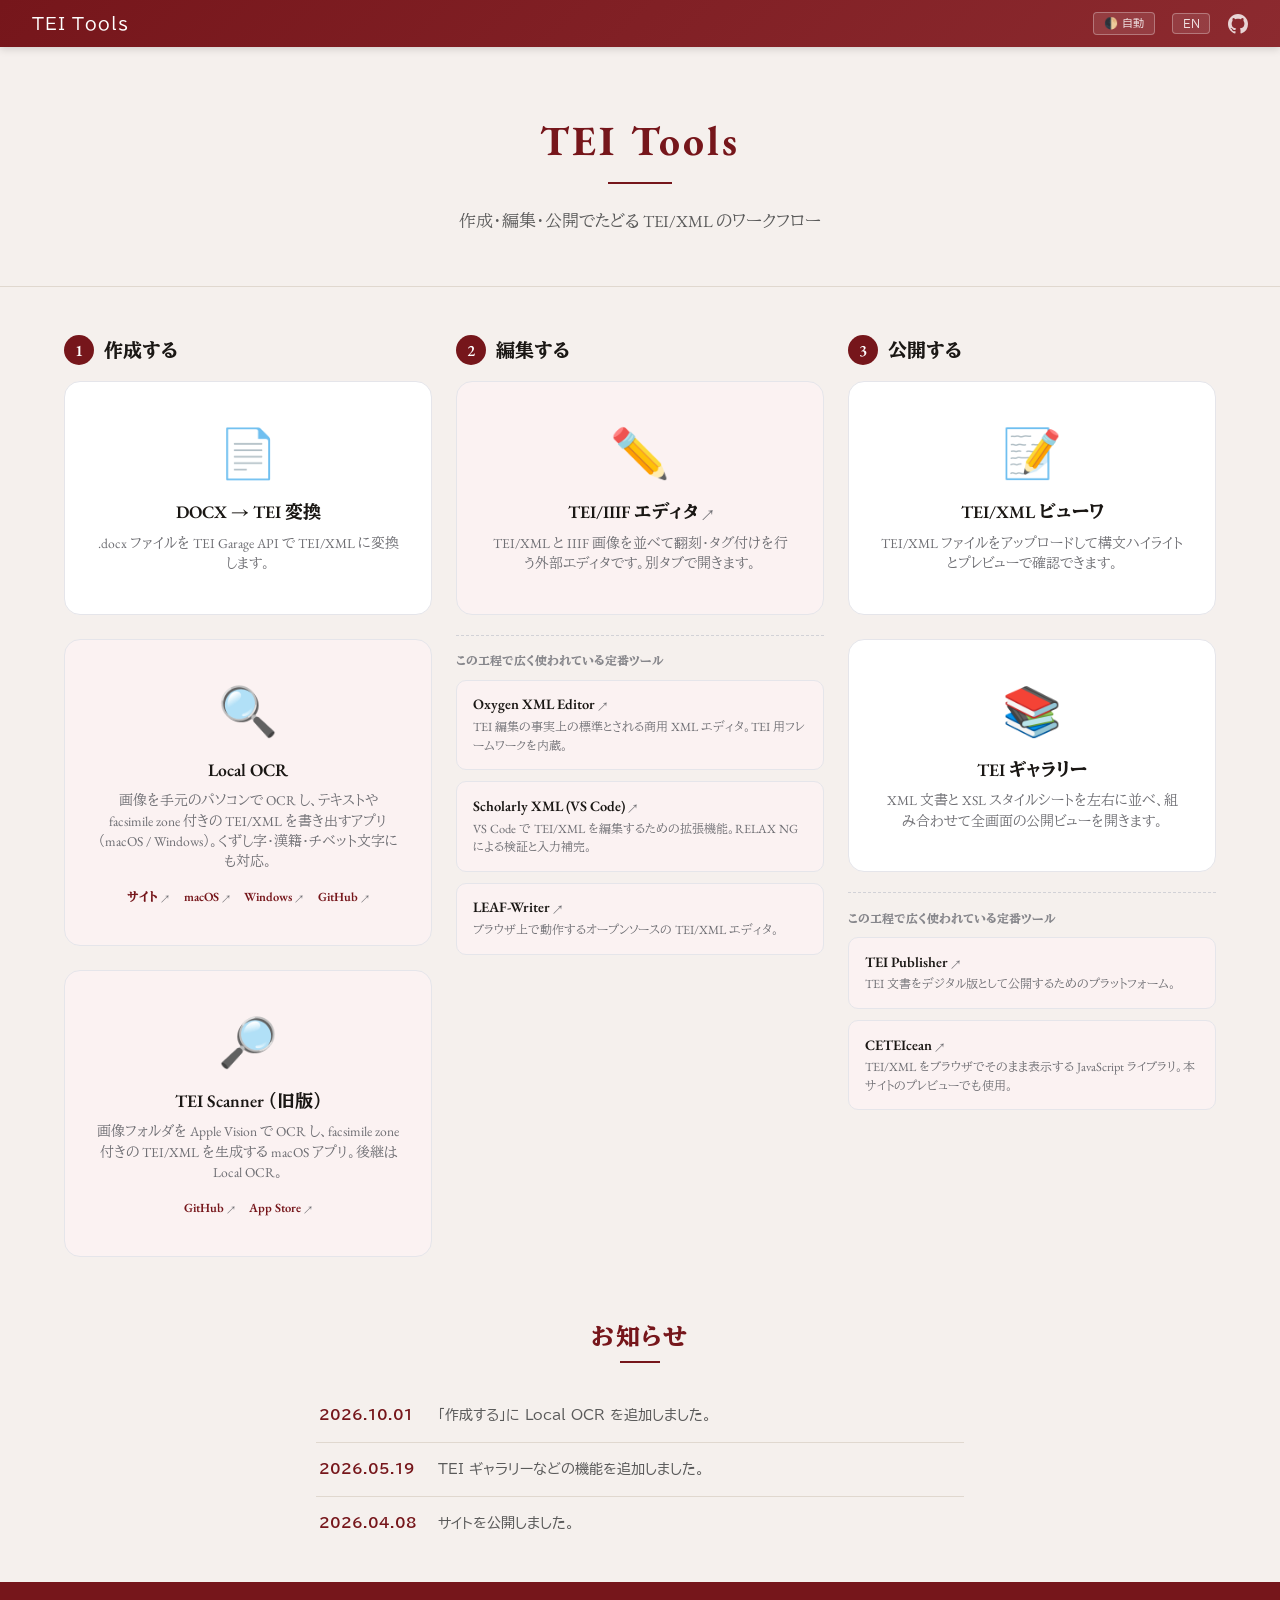
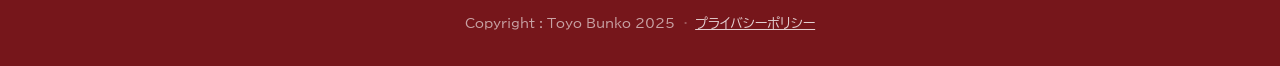
<file: docs/index.html>
<!DOCTYPE html>
<html lang="ja">
<head>
<meta charset="UTF-8">
<meta name="viewport" content="width=device-width, initial-scale=1.0">
<script async src="js/shared/analytics.js"></script>
<title>TEI Tools — TEI/XML のための変換・可視化ツール</title>
<meta name="description" content="DOCX から TEI/XML への変換や、TEI/XML ファイルの可視化を行うブラウザツール。TEI Garage API を利用した変換と CETEIcean によるプレビューに対応。">
<meta name="keywords" content="TEI, XML, DOCX, TEI Garage, CETEIcean, 変換, ビューワ, デジタルヒューマニティーズ">
<link rel="canonical" href="https://tei-tools.toyobunko-lab.jp/">
<!-- OGP -->
<meta property="og:title" content="TEI Tools — TEI/XML のための変換・可視化ツール">
<meta property="og:description" content="DOCX から TEI/XML への変換や、TEI/XML ファイルの可視化を行うブラウザツール。">
<meta property="og:type" content="website">
<meta property="og:url" content="https://tei-tools.toyobunko-lab.jp/">
<meta property="og:site_name" content="TEI Tools">
<meta property="og:locale" content="ja_JP">
<meta property="og:image" content="https://tei-tools.toyobunko-lab.jp/og-image.png">
<meta property="og:image:width" content="1200">
<meta property="og:image:height" content="630">
<meta property="og:image:alt" content="TEI Tools — TEI/XML のための変換・可視化ツール">
<!-- Twitter Card -->
<meta name="twitter:card" content="summary_large_image">
<meta name="twitter:image" content="https://tei-tools.toyobunko-lab.jp/og-image.png">
<meta name="twitter:image:alt" content="TEI Tools — TEI/XML のための変換・可視化ツール">
<meta name="twitter:title" content="TEI Tools — TEI/XML のための変換・可視化ツール">
<meta name="twitter:description" content="DOCX から TEI/XML への変換や、TEI/XML ファイルの可視化を行うブラウザツール。">
<link rel="icon" href="favicon.ico">
<link rel="preconnect" href="https://fonts.googleapis.com">
<link rel="preconnect" href="https://fonts.gstatic.com" crossorigin>
<link href="https://fonts.googleapis.com/css2?family=BIZ+UDPGothic:wght@400;700&family=BIZ+UDPMincho:wght@400;700&family=EB+Garamond:ital,wght@0,400..700;1,400..700&display=swap" rel="stylesheet">
<link rel="stylesheet" href="style.css">
</head>
<body>

<!-- GitHub link · site header · footer: injected by js/shared/common.js → renderChrome() -->

<section class="hero">
  <div class="hero-inner">
    <h1 class="hero-title">TEI Tools</h1>
    <p class="hero-desc" data-i18n="landingSubtitle">作成・編集・公開でたどる TEI/XML のワークフロー</p>
  </div>
</section>

<div class="main-content">
  <div class="process-flow">

    <section class="process-step">
      <div class="process-head">
        <span class="process-num">1</span>
        <h2 data-i18n="procCreate">作成する</h2>
      </div>
      <div class="landing-cards">
        <a class="landing-card" href="convert.html">
          <div class="landing-card-icon">📄</div>
          <h3 data-i18n="modeConvert">DOCX → TEI 変換</h3>
          <p data-i18n="convertDesc">.docx ファイルを TEI Garage API で TEI/XML に変換します。</p>
        </a>

        <div class="landing-card landing-card-static landing-card-ext">
          <div class="landing-card-icon">🔍</div>
          <h3>Local OCR</h3>
          <p data-i18n="toolLocalOcrDesc">画像を手元のパソコンで OCR し、テキストや facsimile zone 付きの TEI/XML を書き出すアプリ（macOS / Windows）。くずし字・漢籍・チベット文字にも対応。</p>
          <div class="tool-links">
            <a href="https://lo.ldas.jp" target="_blank" rel="noopener"><span data-i18n="linkSite">サイト</span> <span class="ext-mark" aria-hidden="true">↗</span></a>
            <a href="https://github.com/nakamura196/local-ocr/releases/latest" target="_blank" rel="noopener">macOS <span class="ext-mark" aria-hidden="true">↗</span></a>
            <a href="https://apps.microsoft.com/detail/9N07ZD1ZPKBZ" target="_blank" rel="noopener">Windows <span class="ext-mark" aria-hidden="true">↗</span></a>
            <a href="https://github.com/nakamura196/local-ocr" target="_blank" rel="noopener">GitHub <span class="ext-mark" aria-hidden="true">↗</span></a>
          </div>
        </div>

        <div class="landing-card landing-card-static landing-card-ext">
          <div class="landing-card-icon">🔎</div>
          <h3>TEI Scanner <span data-i18n="labelLegacy">（旧版）</span></h3>
          <p data-i18n="toolScannerDesc">画像フォルダを Apple Vision で OCR し、facsimile zone 付きの TEI/XML を生成する macOS アプリ。後継は Local OCR。</p>
          <div class="tool-links">
            <a href="https://github.com/nakamura196/tei-scanner" target="_blank" rel="noopener">GitHub <span class="ext-mark" aria-hidden="true">↗</span></a>
            <a href="https://apps.apple.com/app/tei-scanner/id6767927793" target="_blank" rel="noopener">App Store <span class="ext-mark" aria-hidden="true">↗</span></a>
          </div>
        </div>
      </div>
    </section>

    <section class="process-step">
      <div class="process-head">
        <span class="process-num">2</span>
        <h2 data-i18n="procEdit">編集する</h2>
      </div>
      <div class="landing-cards">
        <a class="landing-card landing-card-ext" href="https://tei-iiif-editor.vercel.app/ja" target="_blank" rel="noopener">
          <div class="landing-card-icon">✏️</div>
          <h3 data-i18n="modeEditor">TEI/IIIF エディタ <span class="ext-mark" aria-hidden="true">↗</span></h3>
          <p data-i18n="editorDesc">TEI/XML と IIIF 画像を並べて翻刻・タグ付けを行う外部エディタです。別タブで開きます。</p>
        </a>
      </div>
      <div class="step-tools">
        <p class="step-tools-label" data-i18n="toolsStepLabel">この工程で広く使われている定番ツール</p>
        <div class="tool-grid">
          <a class="tool-card" href="https://www.oxygenxml.com/" target="_blank" rel="noopener">
            <h3>Oxygen XML Editor <span class="ext-mark" aria-hidden="true">↗</span></h3>
            <p data-i18n="toolOxygenDesc">TEI 編集の事実上の標準とされる商用 XML エディタ。TEI 用フレームワークを内蔵。</p>
          </a>
          <a class="tool-card" href="https://marketplace.visualstudio.com/items?itemName=raffazizzi.sxml" target="_blank" rel="noopener">
            <h3>Scholarly XML (VS Code) <span class="ext-mark" aria-hidden="true">↗</span></h3>
            <p data-i18n="toolSxmlDesc">VS Code で TEI/XML を編集するための拡張機能。RELAX NG による検証と入力補完。</p>
          </a>
          <a class="tool-card" href="https://leaf-writer.leaf-vre.org/" target="_blank" rel="noopener">
            <h3>LEAF-Writer <span class="ext-mark" aria-hidden="true">↗</span></h3>
            <p data-i18n="toolLeafDesc">ブラウザ上で動作するオープンソースの TEI/XML エディタ。</p>
          </a>
        </div>
      </div>
    </section>

    <section class="process-step">
      <div class="process-head">
        <span class="process-num">3</span>
        <h2 data-i18n="procPublish">公開する</h2>
      </div>
      <div class="landing-cards">
        <a class="landing-card" href="viewer.html">
          <div class="landing-card-icon">📝</div>
          <h3 data-i18n="modeViewer">TEI/XML ビューワ</h3>
          <p data-i18n="viewerDesc">TEI/XML ファイルをアップロードして構文ハイライトとプレビューで確認できます。</p>
        </a>

        <!-- XSL ギャラリーは TEI ギャラリーと機能重複のため一時的に非表示（ファイルは保持）
        <a class="landing-card" href="examples.html">
          <div class="landing-card-icon">🎨</div>
          <h3 data-i18n="modeExamples">XSL ギャラリー</h3>
          <p data-i18n="examplesDesc">プロジェクト別の TEI 変換サンプルと、ダウンロードして使える XSL スタイルシート集。OCR 結果フォルダや公開済み XML も可視化できます。</p>
        </a>
        -->

        <a class="landing-card" href="publisher.html">
          <div class="landing-card-icon">📚</div>
          <h3 data-i18n="modePublisher">TEI ギャラリー</h3>
          <p data-i18n="publisherDesc">XML 文書と XSL スタイルシートを左右に並べ、組み合わせて全画面の公開ビューを開きます。</p>
        </a>
      </div>
      <div class="step-tools">
        <p class="step-tools-label" data-i18n="toolsStepLabel">この工程で広く使われている定番ツール</p>
        <div class="tool-grid">
          <a class="tool-card" href="https://teipublisher.com/" target="_blank" rel="noopener">
            <h3>TEI Publisher <span class="ext-mark" aria-hidden="true">↗</span></h3>
            <p data-i18n="toolTeipubDesc">TEI 文書をデジタル版として公開するためのプラットフォーム。</p>
          </a>
          <a class="tool-card" href="https://github.com/TEIC/CETEIcean" target="_blank" rel="noopener">
            <h3>CETEIcean <span class="ext-mark" aria-hidden="true">↗</span></h3>
            <p data-i18n="toolCeteiceanDesc">TEI/XML をブラウザでそのまま表示する JavaScript ライブラリ。本サイトのプレビューでも使用。</p>
          </a>
        </div>
      </div>
    </section>

  </div>

  <section class="news-section">
    <h2 class="news-title" data-i18n="newsTitle">お知らせ</h2>
    <ul class="news-list">
      <li class="news-item">
        <time class="news-date" datetime="2026-10-01">2026.10.01</time>
        <span class="news-text" data-i18n="news20261001">「作成する」に Local OCR を追加しました。</span>
      </li>
      <li class="news-item">
        <time class="news-date" datetime="2026-05-19">2026.05.19</time>
        <span class="news-text" data-i18n="news20260519">TEI ギャラリーなどの機能を追加しました。</span>
      </li>
      <li class="news-item">
        <time class="news-date" datetime="2026-04-08">2026.04.08</time>
        <span class="news-text" data-i18n="news20260408">サイトを公開しました。</span>
      </li>
    </ul>
  </section>
</div>

<script src="js/shared/common.js"></script>
</body>
</html>
</file>
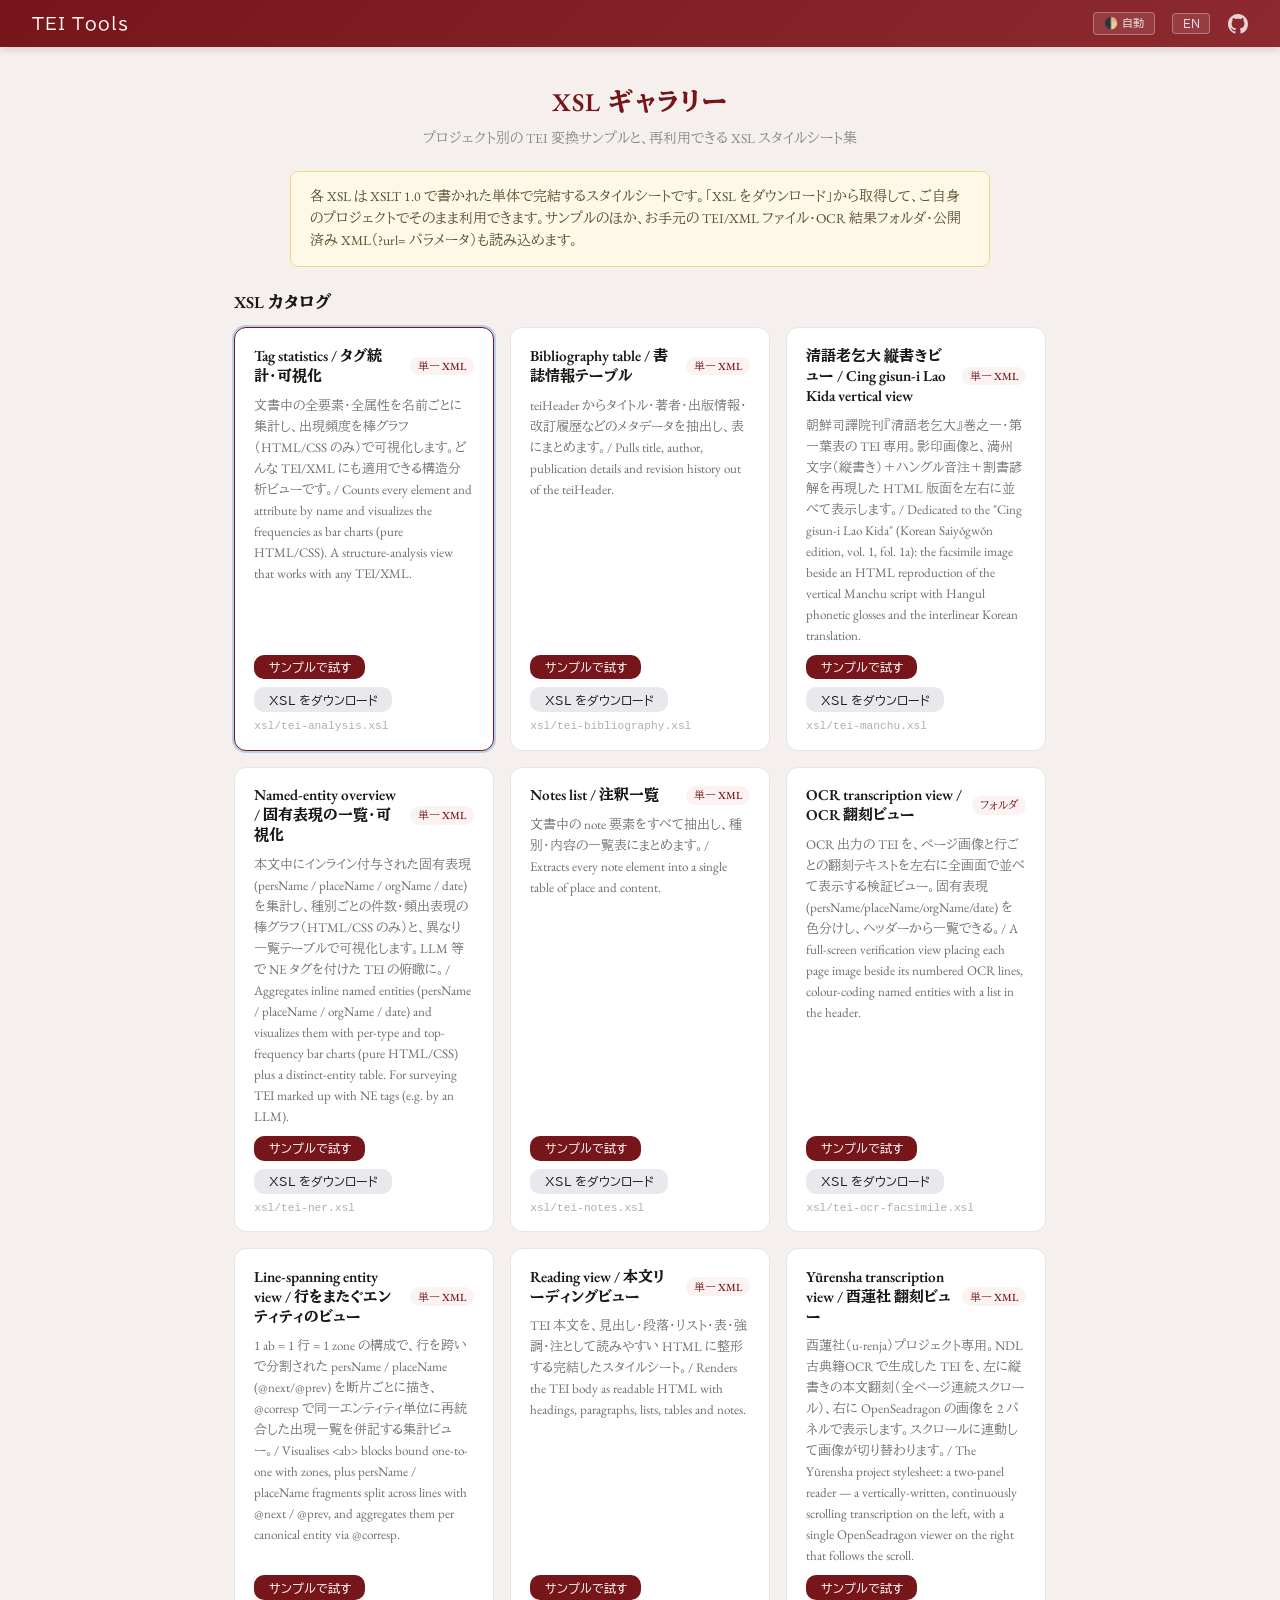
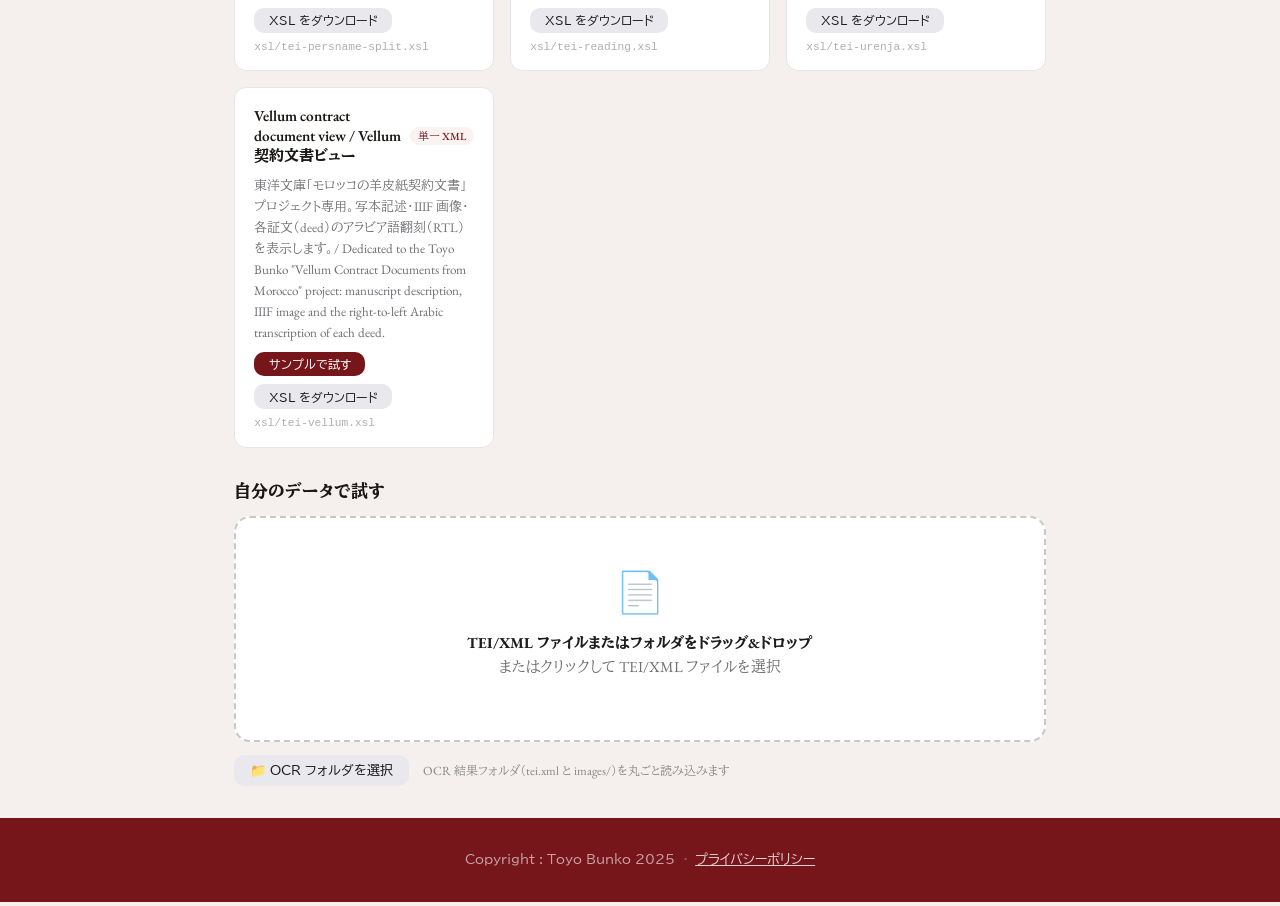
<file: docs/examples.html>
<!DOCTYPE html>
<html lang="ja">
<head>
<meta charset="UTF-8">
<meta name="viewport" content="width=device-width, initial-scale=1.0">
<script async src="js/shared/analytics.js"></script>
<title>XSL ギャラリー — TEI Tools</title>
<meta name="description" content="プロジェクト別の TEI/XML 変換サンプルと、再利用できる XSL スタイルシート集。OCR 結果のフォルダや公開済み XML をアップロードして可視化できます。">
<meta name="keywords" content="TEI, XML, XSLT, XSL, OCR, 翻刻, 可視化, デジタルヒューマニティーズ">
<link rel="canonical" href="https://tei-tools.toyobunko-lab.jp/examples.html">
<!-- OGP -->
<meta property="og:title" content="XSL ギャラリー — TEI Tools">
<meta property="og:description" content="プロジェクト別の TEI/XML 変換サンプルと、再利用できる XSL スタイルシート集。">
<meta property="og:type" content="website">
<meta property="og:url" content="https://tei-tools.toyobunko-lab.jp/examples.html">
<meta property="og:site_name" content="TEI Tools">
<meta property="og:locale" content="ja_JP">
<meta property="og:image" content="https://tei-tools.toyobunko-lab.jp/og-image.png">
<meta property="og:image:width" content="1200">
<meta property="og:image:height" content="630">
<meta property="og:image:alt" content="TEI Tools — TEI/XML のための変換・可視化ツール">
<!-- Twitter Card -->
<meta name="twitter:card" content="summary_large_image">
<meta name="twitter:image" content="https://tei-tools.toyobunko-lab.jp/og-image.png">
<meta name="twitter:image:alt" content="TEI Tools — TEI/XML のための変換・可視化ツール">
<meta name="twitter:title" content="XSL ギャラリー — TEI Tools">
<meta name="twitter:description" content="プロジェクト別の TEI/XML 変換サンプルと、再利用できる XSL スタイルシート集。">
<link rel="icon" href="favicon.ico">
<link rel="preconnect" href="https://fonts.googleapis.com">
<link rel="preconnect" href="https://fonts.gstatic.com" crossorigin>
<link href="https://fonts.googleapis.com/css2?family=BIZ+UDPGothic:wght@400;700&family=BIZ+UDPMincho:wght@400;700&family=EB+Garamond:ital,wght@0,400..700;1,400..700&display=swap" rel="stylesheet">
<link rel="stylesheet" href="style.css">
</head>
<body>

<!-- GitHub link · site header · footer: injected by js/shared/common.js → renderChrome() -->

<h1 class="page-title" data-i18n="modeExamples">XSL ギャラリー</h1>
<p class="subtitle" data-i18n="examplesSubtitle">プロジェクト別の TEI 変換サンプルと、再利用できる XSL スタイルシート集</p>

<div class="note-box" data-i18n="examplesNote">
  各 XSL は XSLT 1.0 で書かれた単体で完結するスタイルシートです。「XSL をダウンロード」から取得して、ご自身のプロジェクトでそのまま利用できます。サンプルのほか、お手元の TEI/XML ファイル・OCR 結果フォルダ・公開済み XML（?url= パラメータ）も読み込めます。
</div>

<div class="main-content">

  <h2 class="section-title" data-i18n="exCatalog">XSL カタログ</h2>
  <div class="xsl-catalog" id="xslCatalog"></div>

  <h2 class="section-title" data-i18n="exYourData">自分のデータで試す</h2>

  <div class="dropzone" id="xmlDropzone">
    <div class="dropzone-icon">📄</div>
    <div class="dropzone-text">
      <strong data-i18n="exDropMain">TEI/XML ファイルまたはフォルダをドラッグ&ドロップ</strong><br>
      <span data-i18n="exDropSub">またはクリックして TEI/XML ファイルを選択</span>
    </div>
    <div class="file-name" id="xmlFileName"></div>
    <input type="file" class="file-input" id="xmlFileInput" accept=".xml,.tei,text/xml,application/xml">
  </div>

  <div class="input-extra">
    <button class="btn-secondary" id="folderBtn" data-i18n="exFolderBtn">📁 OCR フォルダを選択</button>
    <input type="file" class="file-input" id="folderInput" webkitdirectory directory multiple>
    <span class="input-hint" data-i18n="exFolderHint">OCR 結果フォルダ（tei.xml と images/）を丸ごと読み込みます</span>
  </div>

  <div class="error" id="error"></div>

  <div class="result" id="result">
    <div class="result-header">
      <h2 data-i18n="exResultTitle">変換結果</h2>
      <div class="result-actions">
        <span class="applied-xsl" id="appliedXsl"></span>
        <a class="btn-secondary" id="openTabBtn" target="_blank" rel="noopener" data-i18n="exOpenTab">新しいタブで開く</a>
      </div>
    </div>
    <iframe class="render-frame" id="renderFrame" title="rendered output" sandbox="allow-same-origin allow-scripts allow-popups"></iframe>
  </div>

</div>

<script src="js/shared/common.js"></script>
<script src="js/shared/xslt-loader.js"></script>
<script src="js/pages/examples.js"></script>
</body>
</html>
</file>
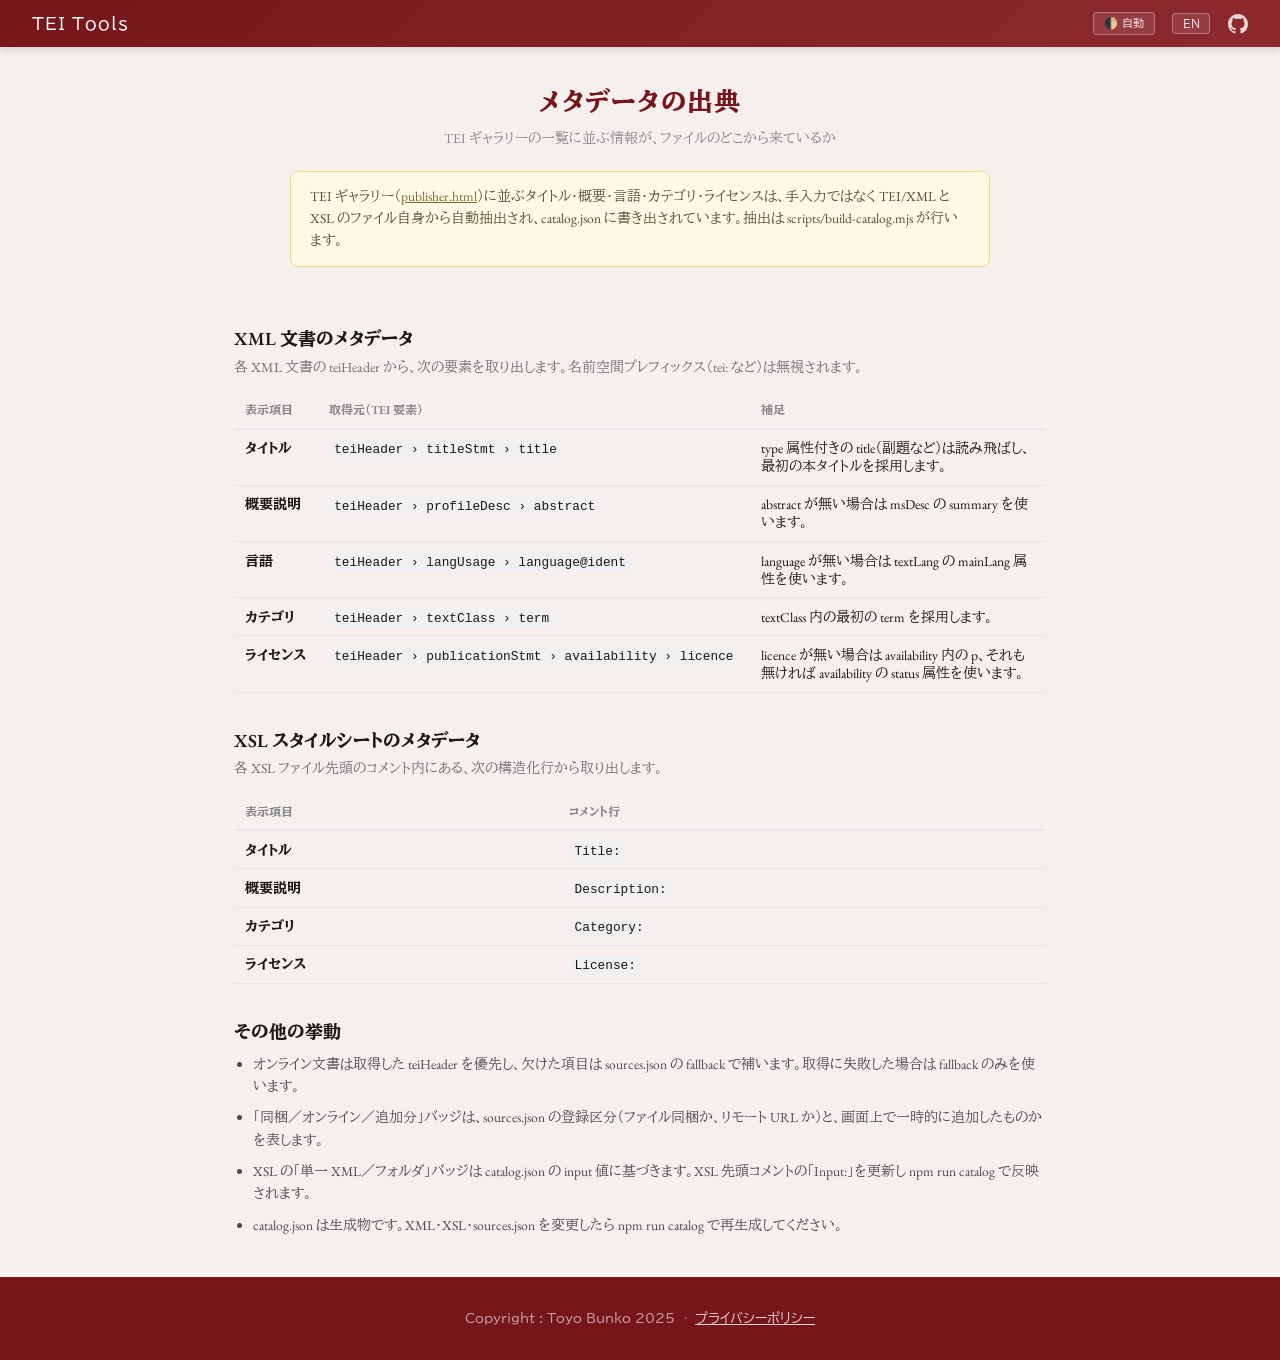
<file: docs/metadata.html>
<!DOCTYPE html>
<html lang="ja">
<head>
<meta charset="UTF-8">
<meta name="viewport" content="width=device-width, initial-scale=1.0">
<script async src="js/shared/analytics.js"></script>
<title>メタデータの出典 — TEI Tools</title>
<meta name="description" content="TEI ギャラリーが表示するタイトル・概要・言語・カテゴリ・ライセンスを、TEI/XML の teiHeader と XSL のコメントのどこから取得しているかの説明。">
<meta name="keywords" content="TEI, XML, XSL, teiHeader, メタデータ, catalog">
<link rel="canonical" href="https://tei-tools.toyobunko-lab.jp/metadata.html">
<!-- OGP -->
<meta property="og:title" content="メタデータの出典 — TEI Tools">
<meta property="og:description" content="TEI ギャラリーが表示する情報を、TEI/XML と XSL のどこから取得しているかの説明。">
<meta property="og:type" content="article">
<meta property="og:url" content="https://tei-tools.toyobunko-lab.jp/metadata.html">
<meta property="og:site_name" content="TEI Tools">
<meta property="og:locale" content="ja_JP">
<meta property="og:image" content="https://tei-tools.toyobunko-lab.jp/og-image.png">
<meta property="og:image:width" content="1200">
<meta property="og:image:height" content="630">
<meta property="og:image:alt" content="TEI Tools — TEI/XML のための変換・可視化ツール">
<!-- Twitter Card -->
<meta name="twitter:card" content="summary_large_image">
<meta name="twitter:image" content="https://tei-tools.toyobunko-lab.jp/og-image.png">
<meta name="twitter:image:alt" content="TEI Tools — TEI/XML のための変換・可視化ツール">
<meta name="twitter:title" content="メタデータの出典 — TEI Tools">
<meta name="twitter:description" content="TEI ギャラリーが表示する情報を、TEI/XML と XSL のどこから取得しているかの説明。">
<link rel="icon" href="favicon.ico">
<link rel="preconnect" href="https://fonts.googleapis.com">
<link rel="preconnect" href="https://fonts.gstatic.com" crossorigin>
<link href="https://fonts.googleapis.com/css2?family=BIZ+UDPGothic:wght@400;700&family=BIZ+UDPMincho:wght@400;700&family=EB+Garamond:ital,wght@0,400..700;1,400..700&display=swap" rel="stylesheet">
<link rel="stylesheet" href="style.css">
</head>
<body>

<!-- site header · footer: injected by js/shared/common.js → renderChrome() -->

<h1 class="page-title" data-i18n="metaPageTitle">メタデータの出典</h1>
<p class="subtitle" data-i18n="metaSubtitle">TEI ギャラリーの一覧に並ぶ情報が、ファイルのどこから来ているか</p>

<div class="note-box" data-i18n="metaIntro">
  TEI ギャラリー（<a href="publisher.html">publisher.html</a>）に並ぶタイトル・概要・言語・カテゴリ・ライセンスは、手入力ではなく TEI/XML と XSL のファイル自身から自動抽出され、catalog.json に書き出されています。抽出は scripts/build-catalog.mjs が行います。
</div>

<div class="main-content">

  <section class="meta-section">
    <h2 data-i18n="metaXmlHeading">XML 文書のメタデータ</h2>
    <p data-i18n="metaXmlIntro">各 XML 文書の teiHeader から、次の要素を取り出します。名前空間プレフィックス（tei: など）は無視されます。</p>
    <div class="meta-table-wrap">
      <table class="meta-table">
        <thead>
          <tr>
            <th data-i18n="metaColField">表示項目</th>
            <th data-i18n="metaColSource">取得元（TEI 要素）</th>
            <th data-i18n="metaColNote">補足</th>
          </tr>
        </thead>
        <tbody>
          <tr>
            <td data-i18n="metaFieldTitle">タイトル</td>
            <td><code>teiHeader › titleStmt › title</code></td>
            <td data-i18n="metaXmlTitleNote">type 属性付きの title（副題など）は読み飛ばし、最初の本タイトルを採用します。</td>
          </tr>
          <tr>
            <td data-i18n="metaFieldDesc">概要説明</td>
            <td><code>teiHeader › profileDesc › abstract</code></td>
            <td data-i18n="metaXmlDescNote">abstract が無い場合は msDesc の summary を使います。</td>
          </tr>
          <tr>
            <td data-i18n="metaFieldLang">言語</td>
            <td><code>teiHeader › langUsage › language@ident</code></td>
            <td data-i18n="metaXmlLangNote">language が無い場合は textLang の mainLang 属性を使います。</td>
          </tr>
          <tr>
            <td data-i18n="metaFieldCat">カテゴリ</td>
            <td><code>teiHeader › textClass › term</code></td>
            <td data-i18n="metaXmlCatNote">textClass 内の最初の term を採用します。</td>
          </tr>
          <tr>
            <td data-i18n="metaFieldLicense">ライセンス</td>
            <td><code>teiHeader › publicationStmt › availability › licence</code></td>
            <td data-i18n="metaXmlLicenseNote">licence が無い場合は availability 内の p、それも無ければ availability の status 属性を使います。</td>
          </tr>
        </tbody>
      </table>
    </div>
  </section>

  <section class="meta-section">
    <h2 data-i18n="metaXslHeading">XSL スタイルシートのメタデータ</h2>
    <p data-i18n="metaXslIntro">各 XSL ファイル先頭のコメント内にある、次の構造化行から取り出します。</p>
    <div class="meta-table-wrap">
      <table class="meta-table">
        <thead>
          <tr>
            <th data-i18n="metaColField">表示項目</th>
            <th data-i18n="metaColComment">コメント行</th>
          </tr>
        </thead>
        <tbody>
          <tr>
            <td data-i18n="metaFieldTitle">タイトル</td>
            <td><code>Title:</code></td>
          </tr>
          <tr>
            <td data-i18n="metaFieldDesc">概要説明</td>
            <td><code>Description:</code></td>
          </tr>
          <tr>
            <td data-i18n="metaFieldCat">カテゴリ</td>
            <td><code>Category:</code></td>
          </tr>
          <tr>
            <td data-i18n="metaFieldLicense">ライセンス</td>
            <td><code>License:</code></td>
          </tr>
        </tbody>
      </table>
    </div>
  </section>

  <section class="meta-notes">
    <h2 data-i18n="metaNotesHeading">その他の挙動</h2>
    <ul>
      <li data-i18n="metaNoteRemote">オンライン文書は取得した teiHeader を優先し、欠けた項目は sources.json の fallback で補います。取得に失敗した場合は fallback のみを使います。</li>
      <li data-i18n="metaNoteScope">「同梱／オンライン／追加分」バッジは、sources.json の登録区分（ファイル同梱か、リモート URL か）と、画面上で一時的に追加したものかを表します。</li>
      <li data-i18n="metaNoteInput">XSL の「単一 XML／フォルダ」バッジは catalog.json の input 値に基づきます。XSL 先頭コメントの「Input:」を更新し npm run catalog で反映されます。</li>
      <li data-i18n="metaNoteRebuild">catalog.json は生成物です。XML・XSL・sources.json を変更したら npm run catalog で再生成してください。</li>
    </ul>
  </section>

</div>

<script src="js/shared/common.js"></script>
</body>
</html>
</file>
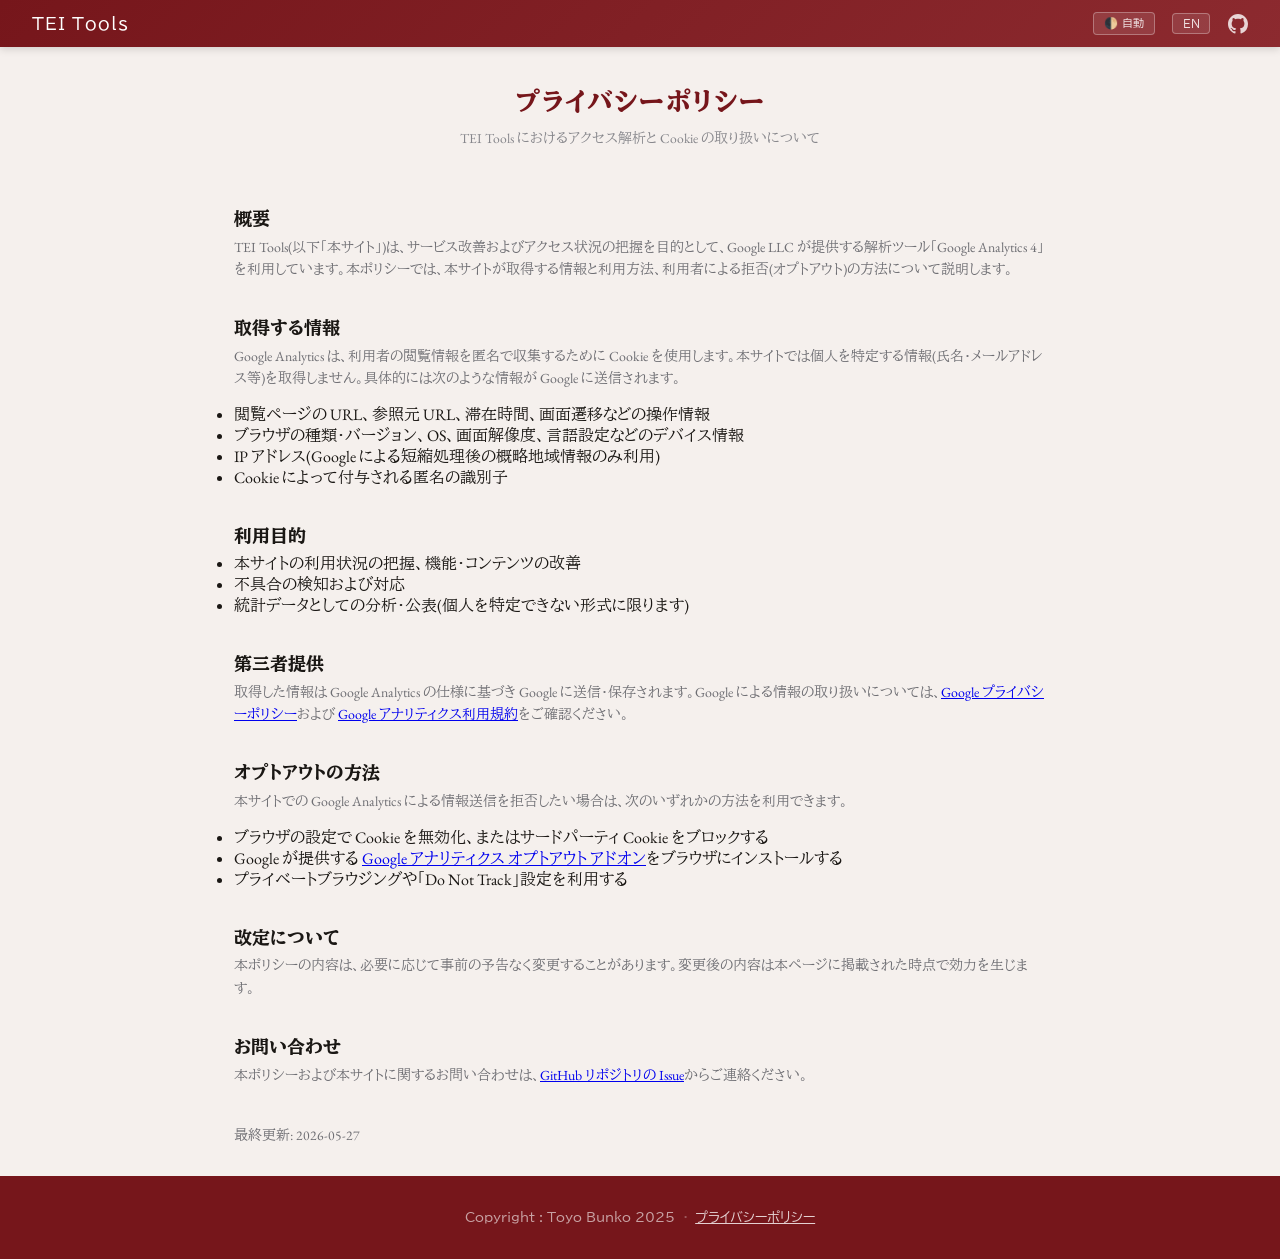
<file: docs/privacy.html>
<!DOCTYPE html>
<html lang="ja">
<head>
<meta charset="UTF-8">
<meta name="viewport" content="width=device-width, initial-scale=1.0">
<script async src="js/shared/analytics.js"></script>
<title>プライバシーポリシー — TEI Tools</title>
<meta name="description" content="TEI Tools のプライバシーポリシー。Google Analytics の利用、収集情報、Cookie の取り扱い、オプトアウト方法について。">
<meta name="robots" content="noindex,follow">
<link rel="canonical" href="https://tei-tools.toyobunko-lab.jp/privacy.html">
<link rel="icon" href="favicon.ico">
<link rel="preconnect" href="https://fonts.googleapis.com">
<link rel="preconnect" href="https://fonts.gstatic.com" crossorigin>
<link href="https://fonts.googleapis.com/css2?family=BIZ+UDPGothic:wght@400;700&family=BIZ+UDPMincho:wght@400;700&family=EB+Garamond:ital,wght@0,400..700;1,400..700&display=swap" rel="stylesheet">
<link rel="stylesheet" href="style.css">
</head>
<body>

<!-- site header · footer: injected by js/shared/common.js → renderChrome() -->

<h1 class="page-title" data-i18n="privTitle">プライバシーポリシー</h1>
<p class="subtitle" data-i18n="privSubtitle">TEI Tools におけるアクセス解析と Cookie の取り扱いについて</p>

<div class="main-content">

  <section class="meta-section">
    <h2 data-i18n="privIntroHeading">概要</h2>
    <p data-i18n="privIntroBody">TEI Tools(以下「本サイト」)は、サービス改善およびアクセス状況の把握を目的として、Google LLC が提供する解析ツール「Google Analytics 4」を利用しています。本ポリシーでは、本サイトが取得する情報と利用方法、利用者による拒否(オプトアウト)の方法について説明します。</p>
  </section>

  <section class="meta-section">
    <h2 data-i18n="privDataHeading">取得する情報</h2>
    <p data-i18n="privDataBody">Google Analytics は、利用者の閲覧情報を匿名で収集するために Cookie を使用します。本サイトでは個人を特定する情報(氏名・メールアドレス等)を取得しません。具体的には次のような情報が Google に送信されます。</p>
    <ul>
      <li data-i18n="privDataItem1">閲覧ページの URL、参照元 URL、滞在時間、画面遷移などの操作情報</li>
      <li data-i18n="privDataItem2">ブラウザの種類・バージョン、OS、画面解像度、言語設定などのデバイス情報</li>
      <li data-i18n="privDataItem3">IP アドレス(Google による短縮処理後の概略地域情報のみ利用)</li>
      <li data-i18n="privDataItem4">Cookie によって付与される匿名の識別子</li>
    </ul>
  </section>

  <section class="meta-section">
    <h2 data-i18n="privPurposeHeading">利用目的</h2>
    <ul>
      <li data-i18n="privPurpose1">本サイトの利用状況の把握、機能・コンテンツの改善</li>
      <li data-i18n="privPurpose2">不具合の検知および対応</li>
      <li data-i18n="privPurpose3">統計データとしての分析・公表(個人を特定できない形式に限ります)</li>
    </ul>
  </section>

  <section class="meta-section">
    <h2 data-i18n="privThirdHeading">第三者提供</h2>
    <p data-i18n="privThirdBody">取得した情報は Google Analytics の仕様に基づき Google に送信・保存されます。Google による情報の取り扱いについては、<a href="https://policies.google.com/privacy?hl=ja" target="_blank" rel="noopener">Google プライバシーポリシー</a>および <a href="https://marketingplatform.google.com/about/analytics/terms/jp/" target="_blank" rel="noopener">Google アナリティクス利用規約</a>をご確認ください。</p>
  </section>

  <section class="meta-section">
    <h2 data-i18n="privOptoutHeading">オプトアウトの方法</h2>
    <p data-i18n="privOptoutBody">本サイトでの Google Analytics による情報送信を拒否したい場合は、次のいずれかの方法を利用できます。</p>
    <ul>
      <li data-i18n="privOptout1">ブラウザの設定で Cookie を無効化、またはサードパーティ Cookie をブロックする</li>
      <li data-i18n="privOptout2">Google が提供する <a href="https://tools.google.com/dlpage/gaoptout?hl=ja" target="_blank" rel="noopener">Google アナリティクス オプトアウト アドオン</a>をブラウザにインストールする</li>
      <li data-i18n="privOptout3">プライベートブラウジングや「Do Not Track」設定を利用する</li>
    </ul>
  </section>

  <section class="meta-section">
    <h2 data-i18n="privRevisionHeading">改定について</h2>
    <p data-i18n="privRevisionBody">本ポリシーの内容は、必要に応じて事前の予告なく変更することがあります。変更後の内容は本ページに掲載された時点で効力を生じます。</p>
  </section>

  <section class="meta-section">
    <h2 data-i18n="privContactHeading">お問い合わせ</h2>
    <p data-i18n="privContactBody">本ポリシーおよび本サイトに関するお問い合わせは、<a href="https://github.com/toyo-bunko/tei-tools/issues" target="_blank" rel="noopener">GitHub リポジトリの Issue</a>からご連絡ください。</p>
  </section>

  <p class="priv-updated"><span data-i18n="privUpdatedLabel">最終更新</span>: 2026-05-27</p>

</div>

<script src="js/shared/common.js"></script>
</body>
</html>
</file>
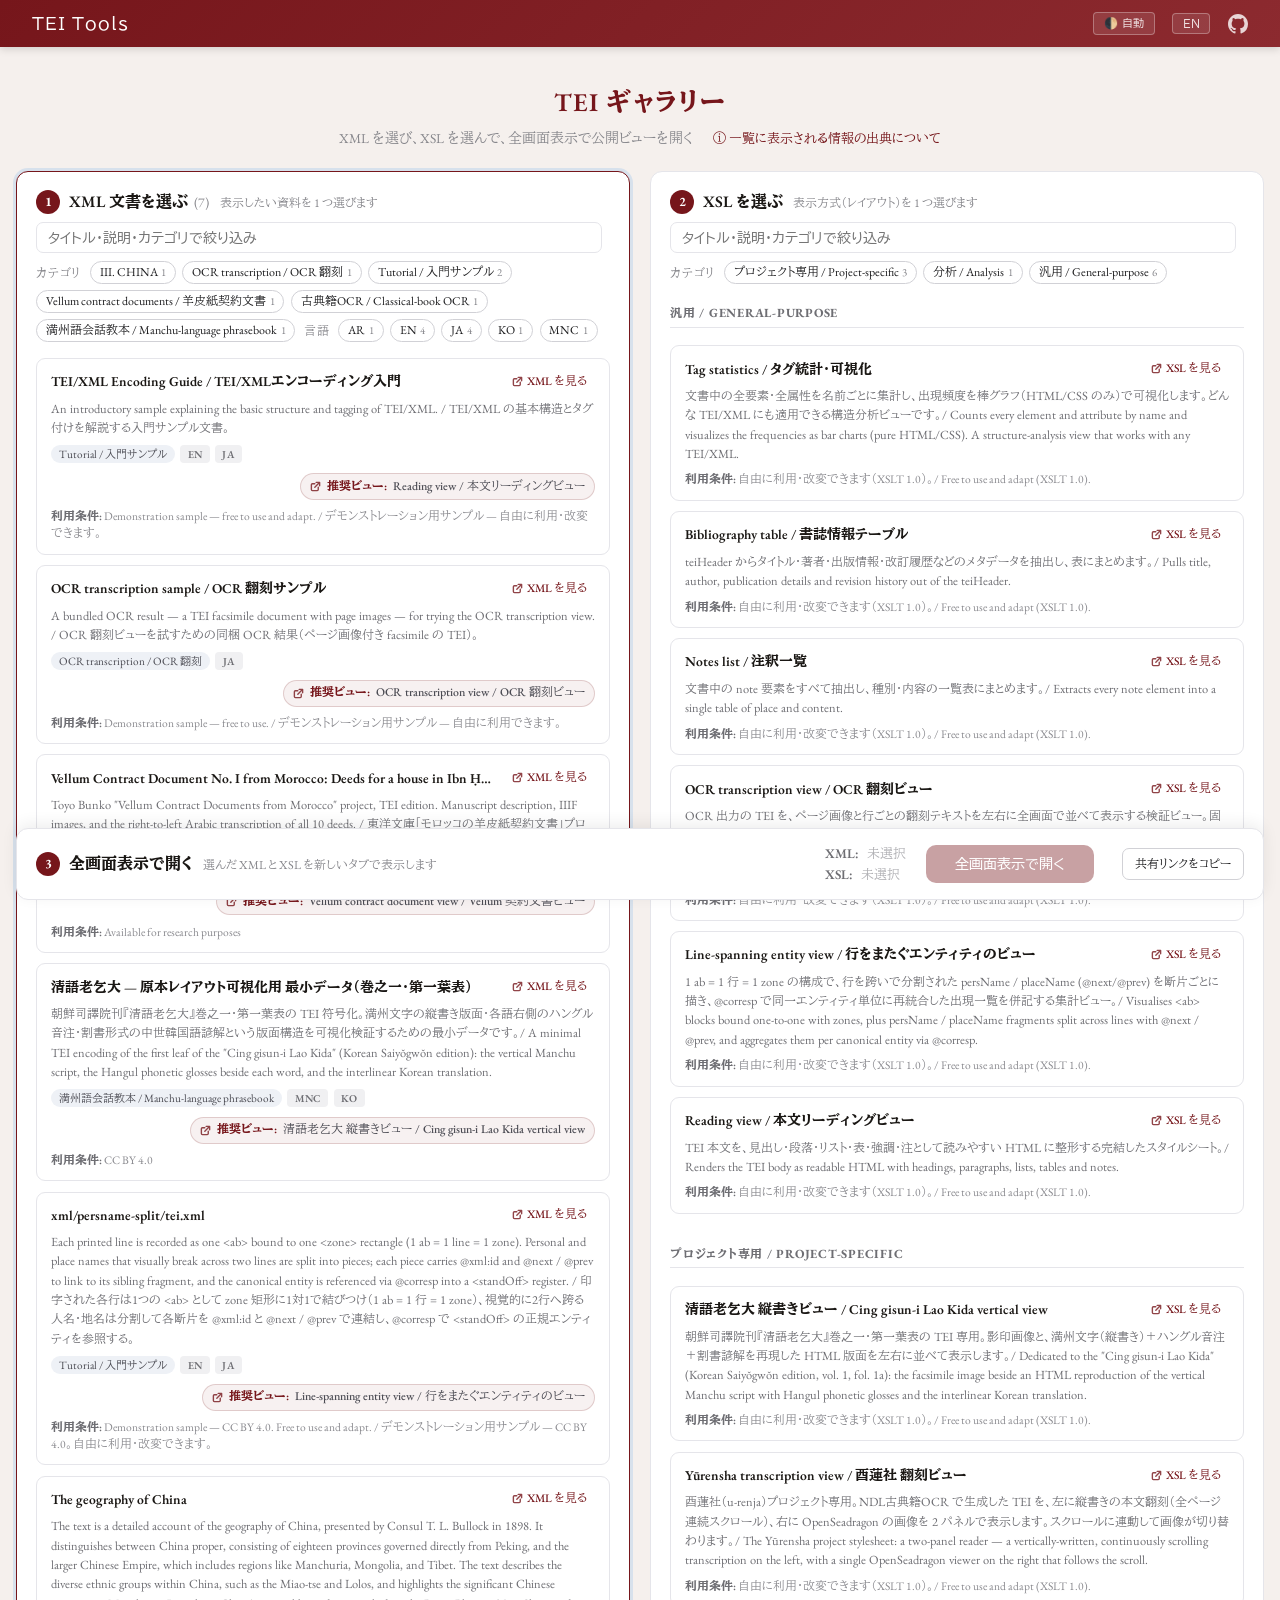
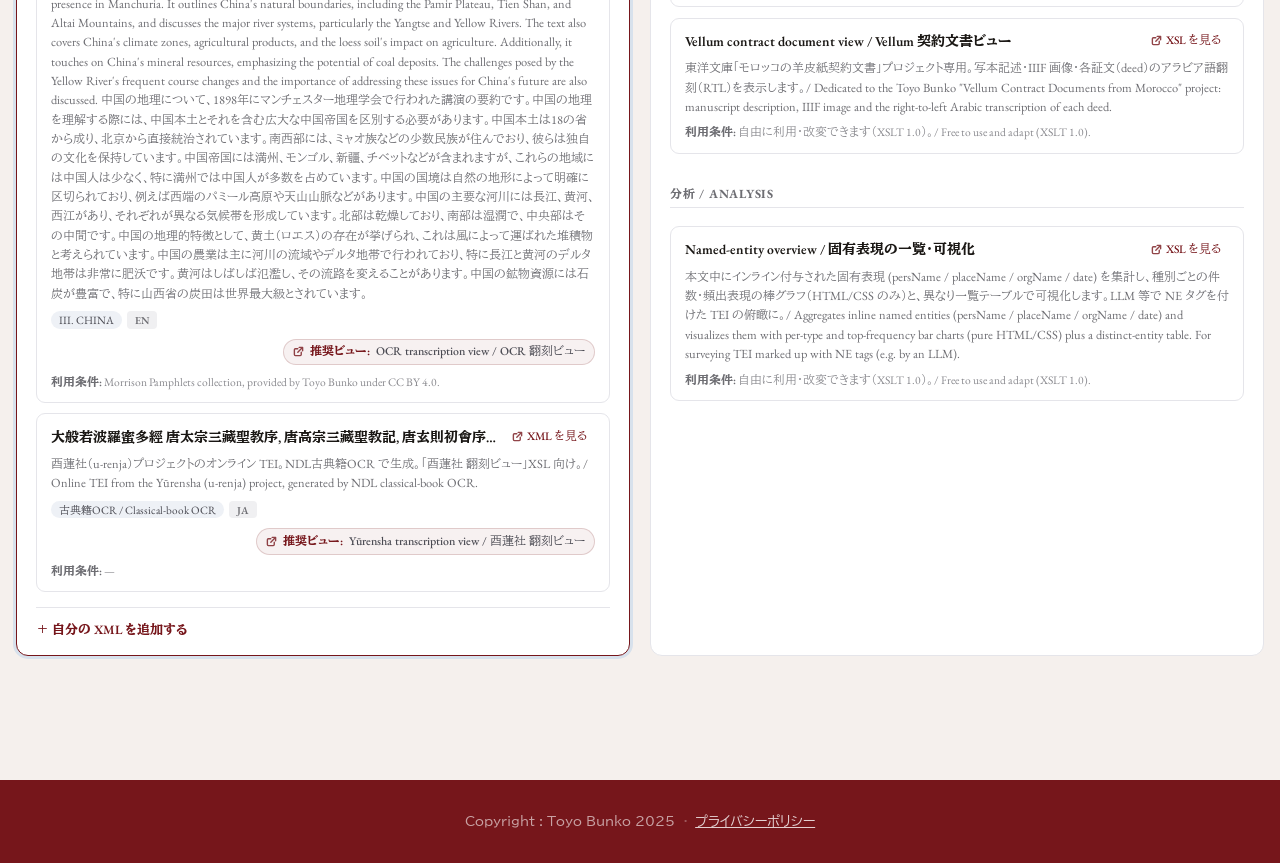
<file: docs/publisher.html>
<!DOCTYPE html>
<html lang="ja">
<head>
<meta charset="UTF-8">
<meta name="viewport" content="width=device-width, initial-scale=1.0">
<script async src="js/shared/analytics.js"></script>
<title>TEI ギャラリー — TEI Tools</title>
<meta name="description" content="XML 文書と XSL スタイルシートを選び、組み合わせて全画面の公開ビューを開くランチャー。">
<meta name="keywords" content="TEI, XML, XSLT, XSL, ギャラリー, 公開, デジタルヒューマニティーズ">
<link rel="canonical" href="https://tei-tools.toyobunko-lab.jp/publisher.html">
<!-- OGP -->
<meta property="og:title" content="TEI ギャラリー — TEI Tools">
<meta property="og:description" content="XML 文書と XSL スタイルシートを選び、組み合わせて全画面の公開ビューを開きます。">
<meta property="og:type" content="website">
<meta property="og:url" content="https://tei-tools.toyobunko-lab.jp/publisher.html">
<meta property="og:site_name" content="TEI Tools">
<meta property="og:locale" content="ja_JP">
<meta property="og:image" content="https://tei-tools.toyobunko-lab.jp/og-image.png">
<meta property="og:image:width" content="1200">
<meta property="og:image:height" content="630">
<meta property="og:image:alt" content="TEI Tools — TEI/XML のための変換・可視化ツール">
<!-- Twitter Card -->
<meta name="twitter:card" content="summary_large_image">
<meta name="twitter:image" content="https://tei-tools.toyobunko-lab.jp/og-image.png">
<meta name="twitter:image:alt" content="TEI Tools — TEI/XML のための変換・可視化ツール">
<meta name="twitter:title" content="TEI ギャラリー — TEI Tools">
<meta name="twitter:description" content="XML 文書と XSL スタイルシートを選び、組み合わせて全画面の公開ビューを開きます。">
<link rel="icon" href="favicon.ico">
<link rel="preconnect" href="https://fonts.googleapis.com">
<link rel="preconnect" href="https://fonts.gstatic.com" crossorigin>
<link href="https://fonts.googleapis.com/css2?family=BIZ+UDPGothic:wght@400;700&family=BIZ+UDPMincho:wght@400;700&family=EB+Garamond:ital,wght@0,400..700;1,400..700&display=swap" rel="stylesheet">
<link rel="stylesheet" href="style.css">
</head>
<body>

<!-- GitHub link · site header · footer: injected by js/shared/common.js → renderChrome() -->

<h1 class="page-title" data-i18n="modePublisher">TEI ギャラリー</h1>
<p class="subtitle subtitle-with-link">
  <span data-i18n="publisherSubtitle">XML を選び、XSL を選んで、全画面表示で公開ビューを開く</span>
  <a class="meta-inline-link" href="metadata.html" data-i18n="metaLinkFromPub">ⓘ 一覧に表示される情報の出典について</a>
</p>

<div class="main-content">

  <div class="publisher">

    <!-- Step 1: choose an XML document -->
    <section class="pub-pane" data-step="xml">
      <div class="pub-pane-head">
        <span class="pub-pane-num">1</span>
        <h2 class="pub-pane-title">
          <span data-i18n="pubStep1">XML 文書を選ぶ</span>
          <span class="pane-count" id="xmlCount"></span>
          <span class="pub-pane-hint" data-i18n="pubStep1Hint">表示したい資料を 1 つ選びます</span>
        </h2>
      </div>
      <div class="pub-filter">
        <input type="search" id="xmlFilter" data-i18n-placeholder="pubFilterPh"
            placeholder="タイトル・説明・カテゴリで絞り込み">
        <span class="pub-filter-count" id="xmlFilterCount"></span>
      </div>
      <div class="pub-facets" id="xmlFacets"></div>
      <ul class="pub-list" id="xmlList"></ul>
      <details class="pub-add">
        <summary data-i18n="pubAddTitle">自分の XML を追加する</summary>
        <div class="pub-add-body">
          <div class="pub-add-row">
            <input type="url" id="xmlUrlInput" placeholder="https://…/tei.xml">
            <button class="btn-secondary" id="xmlUrlBtn" data-i18n="pubAdd">URL を追加</button>
          </div>
          <button class="btn-secondary" id="xmlFileBtn" data-i18n="pubAddFile">ファイルを追加</button>
          <input type="file" class="file-input" id="xmlFileInput" accept=".xml,.tei,text/xml,application/xml">
        </div>
      </details>
    </section>

    <!-- Step 2: choose an XSL stylesheet -->
    <section class="pub-pane" data-step="xsl">
      <div class="pub-pane-head">
        <span class="pub-pane-num">2</span>
        <h2 class="pub-pane-title">
          <span data-i18n="pubStep2">XSL を選ぶ</span>
          <span class="pub-pane-hint" data-i18n="pubStep2Hint">表示方式（レイアウト）を 1 つ選びます</span>
        </h2>
      </div>
      <div class="pub-filter">
        <input type="search" id="xslFilter" data-i18n-placeholder="pubFilterPh"
            placeholder="タイトル・説明・カテゴリで絞り込み">
        <span class="pub-filter-count" id="xslFilterCount"></span>
      </div>
      <div class="pub-facets" id="xslFacets"></div>
      <ul class="pub-list" id="xslList"></ul>
    </section>

  </div>

  <div class="error" id="error"></div>

  <!-- Step 3: open the result -->
  <div class="pub-bar" data-step="open">
    <div class="pub-pane-head">
      <span class="pub-pane-num">3</span>
      <h2 class="pub-pane-title">
        <span data-i18n="pubStep3">全画面表示で開く</span>
        <span class="pub-pane-hint" data-i18n="pubStep3Hint">選んだ XML と XSL を新しいタブで表示します</span>
      </h2>
    </div>
    <div class="pub-bar-main">
      <div class="pub-selection">
        <span><strong data-i18n="pubSelXml">XML:</strong> <span id="selXml" class="pub-none" data-i18n="pubNone">未選択</span></span>
        <span><strong data-i18n="pubSelXsl">XSL:</strong> <span id="selXsl" class="pub-none" data-i18n="pubNone">未選択</span></span>
      </div>
      <button class="btn-primary" id="pubOpenBtn" data-i18n="pubOpen" disabled>全画面表示で開く</button>
      <button class="pub-share" id="pubShareBtn" data-i18n="pubShare" title="共有リンクをコピー">共有リンクをコピー</button>
    </div>
  </div>

</div>

<script src="js/shared/common.js"></script>
<script src="js/pages/publisher.js"></script>
</body>
</html>
</file>
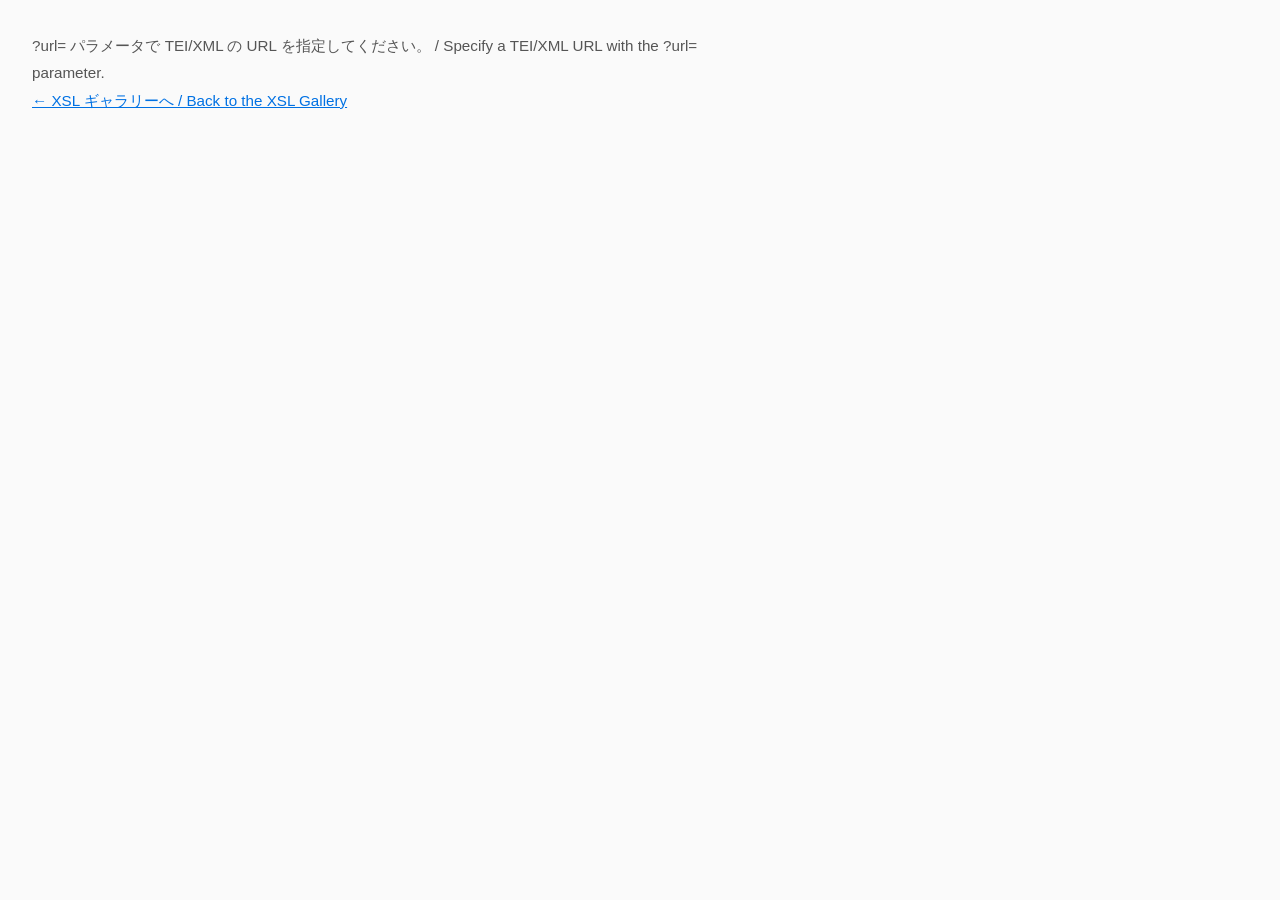
<file: docs/view.html>
<!DOCTYPE html>
<html lang="ja">
<head>
<meta charset="UTF-8">
<meta name="viewport" content="width=device-width, initial-scale=1.0">
<script async src="js/shared/analytics.js"></script>
<title>TEI 表示 — TEI Tools</title>
<!--
  Full-screen renderer. Reads ?url= (a TEI/XML URL) and optional ?xsl=
  (a catalog id or an XSL URL), transforms in the browser, and replaces this
  whole document with the result. See view.js.
-->
<style>
  body { font-family: -apple-system, BlinkMacSystemFont, "Helvetica Neue", sans-serif;
         margin: 0; color: #1a1a1a; background: #fafafa; }
  .status { padding: 2rem; line-height: 1.8; font-size: .95rem; color: #555;
            max-width: 44rem; }
  .status.error { color: #b00; }
  .status a { color: #0071e3; }
</style>
</head>
<body>
<div id="status" class="status">読み込み中… / Loading…</div>
<script src="js/shared/xslt-loader.js"></script>
<script src="js/pages/view.js"></script>
</body>
</html>
</file>
<file: docs/style.css>
/* ====================================================================
   Design tokens — a scholarly, slate + serif palette.
   Light values live in :root; .dark (further down) redefines them.
   ==================================================================== */
:root {
  /* Toyo Bunko brand (臙脂 enji #76161b on warm cream). See @toyo/design-system. */
  --primary:       #76161b;   /* 臙脂 — header / footer / headings */
  --primary-dark:  #5f1216;
  --primary-mid:   #8c2a2f;
  --accent:        #76161b;   /* enji — links, borders, accents */
  --accent-light:  #8c2a2f;
  --accent-fill:   #76161b;   /* solid backgrounds that carry white text */
  --accent-wash:   #fbf2f2;   /* faint enji tint behind external-link cards */
  --text:          #1a1714;
  --text-light:    #5a5a5a;
  --text-muted:    #8a857c;
  --border:        #e0d8cf;
  --bg:            #f5f0ed;
  --bg-alt:        #ece4dd;
  --card:          #ffffff;
  --font-serif: "EB Garamond", "BIZ UDPMincho", "Hiragino Mincho ProN", "Yu Mincho", serif;
  --font-sans:  "BIZ UDPGothic", "Hiragino Kaku Gothic ProN", "Hiragino Sans", Meiryo, sans-serif;
}

*, *::before, *::after { box-sizing: border-box; margin: 0; padding: 0; }

body {
  font-family: var(--font-serif);
  background: var(--bg);
  color: var(--text);
  min-height: 100vh;
  display: flex;
  flex-direction: column;
  align-items: center;
  padding: 0;
}
button, input, select, textarea { font-family: var(--font-sans); }

/* ---- shared header — slate band ---- */
.site-header {
  width: 100%;
  background: linear-gradient(135deg, var(--primary) 0%, var(--primary-mid) 100%);
  padding: .75rem 2rem;
  display: flex;
  align-items: center;
  justify-content: space-between;
  gap: 1rem;
  position: sticky;
  top: 0;
  z-index: 100;
  box-shadow: 0 2px 8px rgba(0,0,0,.15);
}
.site-title {
  font-family: var(--font-sans);
  font-size: 1.05rem;
  font-weight: 500;
  letter-spacing: .05em;
  color: #fff;
  text-decoration: none;
  white-space: nowrap;
}
.site-title:hover { color: rgba(255,255,255,.7); }
.site-nav {
  display: flex;
  align-items: center;
  gap: 1.1rem;
}
.site-nav a {
  font-family: var(--font-sans);
  font-size: .85rem;
  color: rgba(255,255,255,.8);
  text-decoration: none;
  font-weight: 500;
  white-space: nowrap;
}
.site-nav a:hover { color: #fff; }
.site-nav-github { display: flex; align-items: center; }

.lang-btn {
  font-family: var(--font-sans);
  font-size: .7rem;
  font-weight: 500;
  padding: .25rem .6rem;
  border: 1px solid rgba(255,255,255,.3);
  border-radius: 4px;
  background: rgba(255,255,255,.1);
  color: rgba(255,255,255,.85);
  cursor: pointer;
  transition: background .15s;
}
.lang-btn:hover { background: rgba(255,255,255,.22); }
.lang-btn:active { transform: scale(.97); }

.page-title {
  font-size: 1.6rem;
  font-weight: 600;
  color: var(--primary);
  letter-spacing: .04em;
  text-align: center;
  margin: 2.4rem 0 .3rem;
  padding: 0 1rem;
}

.subtitle {
  font-size: .85rem;
  color: #86868b;
  margin: 2rem 0 1.5rem;
  text-align: center;
  padding: 0 1rem;
}
.page-title + .subtitle {
  margin-top: .3rem;
}
.subtitle a { color: #86868b; }

/* ---- landing: hero band ---- */
.hero {
  width: 100%;
  background: var(--bg);
  color: var(--text);
  text-align: center;
  padding: 4rem 2rem 3rem;
  border-bottom: 1px solid var(--border);
}
.hero-inner { max-width: 720px; margin: 0 auto; }
.hero-title {
  font-size: 2.6rem;
  font-weight: 700;
  letter-spacing: .08em;
  line-height: 1.4;
  margin-bottom: 1.4rem;
  padding-bottom: .9rem;
  color: var(--primary);
  position: relative;
}
.hero-title::after {
  content: "";
  position: absolute;
  left: 50%;
  bottom: 0;
  transform: translateX(-50%);
  width: 64px;
  height: 2px;
  background: var(--accent);
}
.hero-desc {
  font-size: 1.05rem;
  line-height: 1.9;
  color: var(--text-light);
  max-width: 540px;
  margin: 0 auto;
}

/* ---- landing: news / お知らせ ---- */
.news-section {
  max-width: 680px;
  margin: 4rem auto 0;
  padding: 0 1rem;
}
.news-title {
  display: block;
  text-align: center;
  font-size: 1.5rem;
  font-weight: 600;
  color: var(--primary);
  letter-spacing: .06em;
  padding-bottom: .7rem;
  margin-bottom: 1.6rem;
  position: relative;
}
.news-title::after {
  content: "";
  position: absolute;
  left: 50%;
  bottom: 0;
  transform: translateX(-50%);
  width: 40px;
  height: 2px;
  background: var(--accent);
}
.news-list { list-style: none; }
.news-item {
  display: flex;
  gap: 1.25rem;
  align-items: baseline;
  padding: .9rem .2rem;
  border-bottom: 1px solid var(--border);
  font-family: var(--font-sans);
  font-size: .9rem;
}
.news-item:last-child { border-bottom: none; }
.news-date {
  flex: none;
  min-width: 6.2rem;
  color: var(--accent);
  font-weight: 600;
  font-size: .85rem;
  font-variant-numeric: tabular-nums;
}
.news-text { color: var(--text-light); line-height: 1.7; }

.note-box {
  max-width: 700px;
  margin: 0 auto 1.5rem;
  padding: .9rem 1.2rem;
  background: #fef9e7;
  border: 1px solid #f0d97a;
  border-radius: 8px;
  font-size: .85rem;
  line-height: 1.6;
  color: #5a4e2f;
}
.note-box a { color: #7a6a2f; }

/* ---- main content ---- */
.main-content {
  flex: 1;
  width: 100%;
  max-width: 860px;
  padding: 0 1.5rem 2rem;
}

/* ---- landing process flow ---- */
/* Desktop: the 3 steps sit side by side. Stacks to one column below 820px
   (see media query) so phones / small tablets read it top-to-bottom. */
.main-content:has(.process-flow) { max-width: 1200px; }
.process-flow {
  display: grid;
  grid-template-columns: repeat(3, 1fr);
  gap: 1.5rem;
  margin-top: 3rem;
  align-items: start;
}
.process-head {
  display: flex;
  align-items: center;
  flex-wrap: wrap;
  gap: .6rem;
  margin-bottom: 1rem;
}
.process-num {
  flex: none;
  display: inline-flex;
  align-items: center;
  justify-content: center;
  width: 1.9rem;
  height: 1.9rem;
  border-radius: 50%;
  background: var(--accent-fill);
  color: #fff;
  font-size: 1rem;
  font-weight: 600;
}
.process-head h2 { font-size: 1.2rem; font-weight: 600; }
.ext-mark { font-size: .8em; color: #6e6e73; }

/* ---- landing page cards ---- */
.landing-cards {
  display: grid;
  grid-template-columns: repeat(auto-fit, minmax(320px, 1fr));
  gap: 1.5rem;
}
.landing-card {
  display: flex;
  flex-direction: column;
  align-items: center;
  text-align: center;
  padding: 2.5rem 2rem;
  background: #fff;
  border: 1px solid #e5e5ea;
  border-radius: 16px;
  text-decoration: none;
  color: inherit;
  transition: transform .15s, box-shadow .15s, border-color .15s;
}
a.landing-card:hover {
  transform: translateY(-2px);
  box-shadow: 0 8px 24px rgba(0,0,0,.08);
  border-color: var(--accent);
}
.landing-card-icon { font-size: 3rem; margin-bottom: 1rem; }
.landing-card h3 { font-size: 1.1rem; font-weight: 600; margin-bottom: .6rem; }
.landing-card p { font-size: .85rem; color: #6e6e73; line-height: 1.5; }
/* a card that is not itself a link (holds its own links, e.g. TEI Scanner) */
.landing-card .tool-links { justify-content: center; margin-top: 1rem; }
/* external destinations (open in a new tab) get a faint blue wash — the
   site's "link / info" tint (cf. .pub-badge); white cards are this site's
   own pages. Blue reads as "link out", not "disabled" (which grey implies). */
.landing-card-ext { background: var(--accent-wash); }
a.landing-card-ext:hover { background: #fff; }

/* ---- per-step established tools ---- */
.step-tools {
  margin-top: 1.25rem;
  padding-top: 1.1rem;
  border-top: 1px dashed #d2d2d7;
}
.step-tools-label {
  font-size: .76rem;
  font-weight: 600;
  color: #86868b;
  margin-bottom: .65rem;
}
.tool-grid {
  display: grid;
  grid-template-columns: 1fr;
  gap: .7rem;
}
.tool-card {
  display: block;
  padding: .85rem 1rem;
  background: var(--accent-wash);
  border: 1px solid #e5e5ea;
  border-radius: 10px;
  text-decoration: none;
  color: inherit;
  transition: background .15s, border-color .15s, box-shadow .15s;
}
a.tool-card:hover {
  background: #fff;
  border-color: var(--accent);
  box-shadow: 0 4px 16px rgba(0,0,0,.06);
}
.tool-card h3 { font-size: .9rem; font-weight: 600; margin-bottom: .3rem; }
.tool-card p { font-size: .78rem; color: #6e6e73; line-height: 1.5; }
/* a tool with more than one destination (e.g. GitHub + App Store) */
.tool-links {
  display: flex;
  flex-wrap: wrap;
  gap: .35rem .9rem;
  margin-top: .55rem;
}
.tool-links a {
  font-size: .78rem;
  font-weight: 600;
  color: var(--accent);
  text-decoration: none;
}
.tool-links a:hover { text-decoration: underline; }

/* ---- drop zone ---- */
.dropzone {
  border: 2px dashed #c7c7cc;
  border-radius: 16px;
  background: #fff;
  padding: 3rem 2rem;
  text-align: center;
  cursor: pointer;
  transition: border-color .2s, background .2s;
}
.dropzone.dragover { border-color: var(--accent); background: var(--accent-wash); }
.dropzone.has-file { border-color: #34c759; background: #f0faf3; }
.dropzone-icon { font-size: 2.5rem; margin-bottom: .8rem; }
.dropzone-text { font-size: .95rem; color: #6e6e73; line-height: 1.6; }
.dropzone-text strong { color: #1d1d1f; }
.file-name {
  margin-top: .8rem;
  font-size: .9rem;
  font-weight: 500;
  color: #1d1d1f;
  word-break: break-all;
}
.file-input { display: none; }

/* ---- sample button ---- */
.sample-link {
  display: block;
  text-align: center;
  margin-top: .6rem;
  font-size: .78rem;
  color: #6e6e73;
  cursor: pointer;
  text-decoration: underline;
  background: none;
  border: none;
}
.sample-link:hover { color: var(--accent); }
.sample-link:active { transform: none; }

/* ---- buttons ---- */
.actions {
  display: flex;
  justify-content: center;
  gap: .8rem;
  margin-top: 1.2rem;
}
button {
  font-size: .9rem;
  font-weight: 500;
  border: none;
  border-radius: 10px;
  padding: .7rem 1.8rem;
  cursor: pointer;
  transition: opacity .15s, transform .1s;
}
button:active { transform: scale(.97); }
button:disabled { opacity: .4; cursor: not-allowed; }
.btn-primary { background: var(--accent-fill); color: #fff; }
.btn-secondary { background: #e8e8ed; color: #1d1d1f; }

/* ---- progress ---- */
.progress { display: none; margin-top: 1.2rem; text-align: center; }
.progress.active { display: block; }
.spinner {
  width: 28px; height: 28px;
  border: 3px solid #e8e8ed;
  border-top-color: var(--accent);
  border-radius: 50%;
  animation: spin .7s linear infinite;
  margin: 0 auto .6rem;
}
@keyframes spin { to { transform: rotate(360deg); } }
.progress-text { font-size: .85rem; color: #6e6e73; }

/* ---- error ---- */
.error {
  display: none;
  margin-top: 1rem;
  padding: .8rem 1rem;
  background: #fff0f0;
  border: 1px solid #ff3b30;
  border-radius: 10px;
  color: #ff3b30;
  font-size: .85rem;
}
.error.active { display: block; }

/* ---- result ---- */
.result { display: none; margin-top: 1.5rem; }
.result.active { display: block; }
.result-header {
  display: flex;
  justify-content: space-between;
  align-items: center;
  margin-bottom: .6rem;
  flex-wrap: wrap;
  gap: .5rem;
}
.result-header h2 { font-size: 1rem; font-weight: 600; }
.result-actions { display: flex; gap: .5rem; }
.result-actions button { font-size: .8rem; padding: .45rem 1rem; }

/* ---- XML code view ---- */
.xml-preview {
  background: #1d1d1f;
  color: #e8e8ed;
  border-radius: 12px;
  padding: 1.2rem;
  overflow: auto;
  max-height: 520px;
  font-family: "SF Mono", "Fira Code", "Cascadia Code", Menlo, Consolas, monospace;
  font-size: .8rem;
  line-height: 1.55;
  white-space: pre;
  tab-size: 2;
}
.xml-preview .tag { color: #ff7ab2; }
.xml-preview .attr-name { color: #6bdfff; }
.xml-preview .attr-val { color: #ffa14f; }
.xml-preview .comment { color: #7f8c8d; font-style: italic; }
.xml-preview .decl { color: #b4d273; }

/* ---- tab switcher ---- */
.tabs {
  display: flex;
  gap: 0;
  margin-bottom: .6rem;
}
.tab-btn {
  font-size: .85rem;
  font-weight: 500;
  padding: .5rem 1.2rem;
  border: 1px solid #d2d2d7;
  background: #f5f5f7;
  color: #6e6e73;
  cursor: pointer;
  transition: background .15s, color .15s;
}
.tab-btn:first-child { border-radius: 8px 0 0 8px; }
.tab-btn:last-child  { border-radius: 0 8px 8px 0; }
.tab-btn.active {
  background: var(--accent-fill);
  color: #fff;
  border-color: var(--accent-fill);
}
.tab-panel { display: none; }
.tab-panel.active { display: block; }

/* ---- TEI preview ---- */
.tei-preview {
  background: #fff;
  border: 1px solid #d2d2d7;
  border-radius: 12px;
  padding: 1.5rem 2rem;
  overflow: auto;
  max-height: 520px;
  font-family: Georgia, "Times New Roman", serif;
  font-size: 1rem;
  line-height: 1.7;
  color: #1d1d1f;
}

/* CETEIcean element styles */
.tei-preview tei-tei { display: block; }
.tei-preview tei-teiheader { display: none; }
.tei-preview tei-text { display: block; }
.tei-preview tei-front { display: block; margin-bottom: 1.5em; }
.tei-preview tei-body { display: block; }
.tei-preview tei-back { display: block; }
.tei-preview tei-div { display: block; margin-bottom: 1em; }
.tei-preview tei-head {
  display: block;
  font-weight: bold;
  margin: 1em 0 .5em;
}
.tei-preview tei-body > tei-div > tei-head { font-size: 1.5em; }
.tei-preview tei-div > tei-div > tei-head { font-size: 1.3em; }
.tei-preview tei-div > tei-div > tei-div > tei-head { font-size: 1.15em; }
.tei-preview tei-p {
  display: block;
  margin: .6em 0;
  text-align: justify;
}
.tei-preview tei-hi[rend~="bold"] { font-weight: bold; }
.tei-preview tei-hi[rend~="italic"] { font-style: italic; }
.tei-preview tei-hi[rend~="underline"] { text-decoration: underline; }
.tei-preview tei-list {
  display: block;
  margin: .8em 0 .8em 1.5em;
  padding: 0;
}
.tei-preview tei-list[rend="bulleted"] { list-style-type: disc; }
.tei-preview tei-list[rend="numbered"] { list-style-type: decimal; }
.tei-preview tei-item { display: list-item; margin: .3em 0; }
.tei-preview tei-table {
  display: table;
  border-collapse: collapse;
  margin: 1em 0;
  width: 100%;
}
.tei-preview tei-row { display: table-row; }
.tei-preview tei-cell {
  display: table-cell;
  border: 1px solid #d2d2d7;
  padding: .4em .6em;
}
.tei-preview tei-titlepage {
  display: block;
  text-align: center;
  margin-bottom: 2em;
}
.tei-preview tei-titlepart[type="Title"] {
  display: block;
  font-size: 1.8em;
  font-weight: bold;
  margin: .5em 0;
}
.tei-preview tei-docauthor { display: block; text-align: center; }
.tei-preview tei-doctitle { display: block; text-align: center; }
.tei-preview tei-note {
  display: inline;
  font-size: .8em;
  color: var(--accent);
  cursor: pointer;
  position: relative;
}
.tei-preview tei-note::before {
  content: "[" attr(n) "]";
  vertical-align: super;
}
.tei-preview tei-note > * { display: none; }
.tei-preview tei-note:hover > * {
  display: block;
  position: absolute;
  bottom: 1.5em;
  left: 0;
  background: #1d1d1f;
  color: #fff;
  padding: .6em .8em;
  border-radius: 8px;
  font-size: .9rem;
  line-height: 1.5;
  white-space: normal;
  min-width: 200px;
  max-width: 350px;
  z-index: 10;
  cursor: default;
  box-shadow: 0 4px 12px rgba(0,0,0,.25);
}
.tei-preview tei-figure { display: block; text-align: center; margin: 1em 0; }
.tei-preview tei-graphic { display: block; }
.tei-preview tei-lb::after { content: "\a"; white-space: pre; }
.tei-preview tei-l { display: block; }
.tei-preview tei-lg { display: block; margin: 1em 0; }
.tei-preview tei-q::before { content: "\201C"; }
.tei-preview tei-q::after { content: "\201D"; }
.tei-preview tei-emph { font-style: italic; }
.tei-preview tei-ref { color: var(--accent); text-decoration: underline; cursor: pointer; }
.tei-preview tei-bibl { display: block; margin: .5em 0; padding-left: 2em; text-indent: -2em; }
.tei-preview tei-listbibl { display: block; margin: 1em 0; }
.tei-preview tei-closer { display: block; margin-top: 1em; }
.tei-preview tei-opener { display: block; margin-bottom: 1em; }
.tei-preview tei-salute { display: block; }
.tei-preview tei-signed { display: block; text-align: right; }
.tei-preview tei-dateline { display: block; }
.tei-preview tei-ab { display: block; margin: 1em 0; }
.tei-preview tei-seg { display: inline; }
.tei-preview tei-fw { display: none; }
.tei-preview tei-pb {
  display: block;
  border-top: 1px dashed #d2d2d7;
  color: #86868b;
  font-size: .8em;
  padding-top: .3em;
  margin: 1em 0;
}
.tei-preview tei-pb::before { content: "[p. " attr(n) "]"; }

/* ---- examples page: section headings ---- */
.section-title {
  font-size: 1.05rem;
  font-weight: 600;
  margin: 2rem 0 .9rem;
}
.section-title:first-child { margin-top: 0; }

/* ---- examples page: XSL catalog ---- */
.xsl-catalog {
  display: grid;
  grid-template-columns: repeat(auto-fill, minmax(260px, 1fr));
  gap: 1rem;
}
.xsl-card {
  display: flex;
  flex-direction: column;
  gap: .55rem;
  padding: 1.1rem 1.2rem;
  background: #fff;
  border: 1px solid #e5e5ea;
  border-radius: 12px;
  cursor: pointer;
  transition: border-color .15s, box-shadow .15s;
}
.xsl-card:hover { border-color: var(--accent); }
.xsl-card.selected {
  border-color: var(--accent);
  box-shadow: 0 0 0 2px rgba(0,113,227,.25);
}
.xsl-card-head {
  display: flex;
  align-items: center;
  justify-content: space-between;
  gap: .5rem;
}
.xsl-card-head h3 { font-size: .95rem; font-weight: 600; }
.xsl-badge {
  flex: none;
  font-size: .68rem;
  font-weight: 500;
  padding: .15rem .5rem;
  border-radius: 999px;
  background: var(--accent-wash);
  color: var(--accent);
  white-space: nowrap;
}
.xsl-card-desc {
  font-size: .82rem;
  line-height: 1.6;
  color: #6e6e73;
  flex: 1;
}
.xsl-card-actions {
  display: flex;
  flex-wrap: wrap;
  align-items: center;
  gap: .5rem;
}
.xsl-card-actions .btn-primary,
.xsl-card-actions .btn-secondary {
  font-size: .78rem;
  padding: .4rem .9rem;
}
.xsl-path {
  width: 100%;
  font-size: .7rem;
  color: #aeaeb2;
  font-family: "SF Mono", Menlo, Consolas, monospace;
}

/* anchors styled as buttons (download / open-in-tab) */
a.btn-primary, a.btn-secondary {
  display: inline-block;
  text-decoration: none;
  border-radius: 10px;
  padding: .7rem 1.8rem;
  font-family: var(--font-sans);
  font-size: .9rem;
  font-weight: 500;
}
.result-actions a.btn-secondary { font-size: .8rem; padding: .45rem 1rem; }

/* ---- examples page: input controls ---- */
.input-extra {
  display: flex;
  align-items: center;
  flex-wrap: wrap;
  gap: .6rem .9rem;
  margin-top: .8rem;
}
.input-extra .file-input { display: none; }
.input-extra .btn-secondary { font-size: .82rem; padding: .5rem 1rem; }
.input-hint { font-size: .78rem; color: #86868b; }

/* ---- examples page: result ---- */
.applied-xsl {
  align-self: center;
  margin-right: .3rem;
  font-size: .8rem;
  color: #6e6e73;
}
.render-frame {
  width: 100%;
  min-height: 360px;
  border: 1px solid #d2d2d7;
  border-radius: 12px;
  background: #fff;
}

/* ---- publisher: two-pane layout ---- */
/* Wider layout with slimmer side margins, to fit more of both lists. */
.main-content:has(.publisher) {
  max-width: none;
  padding-left: 1rem;
  padding-right: 1rem;
}

/* ---- publisher: numbered step head (shared by the two panes and the open bar) ---- */
.pub-pane-head {
  display: flex;
  align-items: center;
  gap: .55rem;
  margin-bottom: .55rem;
}
.pub-pane-headtext { min-width: 0; }
.pub-pane-hint {
  font-size: .76rem;
  color: #86868b;
  line-height: 1.45;
  font-weight: 400;
  margin-left: .25rem;
}

/* number badge in every step head */
.pub-pane-num {
  flex: none;
  display: inline-flex;
  align-items: center;
  justify-content: center;
  width: 1.5rem;
  height: 1.5rem;
  border-radius: 50%;
  background: var(--accent-fill);
  color: #fff;
  font-size: .82rem;
  font-weight: 700;
}

.publisher {
  display: grid;
  /* minmax(0, 1fr) — the explicit 0 minimum prevents a long unbreakable
     title or chip from inflating its column past the viewport, which
     otherwise causes horizontal overflow at narrow widths. */
  grid-template-columns: minmax(0, 1fr) minmax(0, 1fr);
  gap: 1.25rem;
}
.pub-pane {
  background: #fff;
  border: 1px solid #e5e5ea;
  border-radius: 12px;
  padding: 1.1rem 1.2rem;
  min-width: 0;
  transition: border-color .15s, box-shadow .15s;
}
.pub-pane.active { border-color: var(--accent); box-shadow: 0 0 0 3px rgba(0,113,227,.12); }
.pub-pane.done .pub-pane-num { background: #1a7f37; }
.pub-pane-title {
  display: flex;
  align-items: baseline;
  flex-wrap: wrap;
  gap: .4rem;
  font-size: 1rem;
  font-weight: 600;
  margin: 0;
  min-width: 0;
}
.pane-count { color: #86868b; font-weight: 400; font-size: .85rem; }
/* Controls block: filter input + facets, grouped visually so the user
   reads them as one "narrow this list" tool before scanning the cards. */
.pub-filter {
  display: flex;
  align-items: center;
  gap: .5rem;
  margin: 0 0 .5rem;
}
.pub-filter input[type="search"] {
  flex: 1;
  min-width: 0;
  font-size: .85rem;
  padding: .45rem .65rem;
  border: 1px solid #e5e5ea;
  border-radius: 7px;
  background: #fff;
  -webkit-appearance: none;
  appearance: none;
}
.pub-filter input[type="search"]:focus {
  outline: none;
  border-color: var(--accent);
  box-shadow: 0 0 0 3px rgba(0,113,227,.18);
  background: #fff;
}
.pub-filter-count { color: #86868b; font-size: .78rem; flex: none; }
.pub-facets {
  display: flex;
  flex-wrap: wrap;
  align-items: center;
  gap: .35rem .4rem;
  margin: 0 0 1rem;
  padding: 0;
}
.pub-facets:empty { display: none; }
.pub-facet-label {
  font-size: .72rem;
  color: #86868b;
  text-transform: uppercase;
  letter-spacing: .06em;
  margin-right: .15rem;
  margin-left: .15rem;
}
.pub-facet-label:first-child { margin-left: 0; }
.pub-chip {
  font: inherit;
  font-size: .75rem;
  cursor: pointer;
  padding: .22rem .55rem;
  border: 1px solid #d1d1d6;
  border-radius: 999px;
  background: #fff;
  color: #1d1d1f;
  display: inline-flex;
  align-items: center;
  gap: .3em;
  line-height: 1.2;
}
.pub-chip:hover { border-color: var(--accent); color: var(--accent); }
.pub-chip.active {
  background: var(--accent);
  color: #fff;
  border-color: var(--accent);
}
.pub-chip-n {
  font-size: .68rem;
  color: #86868b;
  font-variant-numeric: tabular-nums;
}
.pub-chip.active .pub-chip-n { color: rgba(255,255,255,.85); }
.pub-facet-clear {
  font: inherit;
  font-size: .72rem;
  color: var(--accent);
  background: transparent;
  border: 0;
  cursor: pointer;
  padding: 0 .3rem;
}
.pub-facet-clear:hover { text-decoration: underline; }
.subtitle-with-link {
  display: flex;
  flex-wrap: wrap;
  align-items: baseline;
  justify-content: center;
  gap: .35rem 1.2rem;
}
.meta-inline-link {
  font-size: .82rem;
  color: var(--accent) !important;
  text-decoration: none;
  white-space: nowrap;
}
.meta-inline-link:hover { text-decoration: underline; }
.pub-share {
  font: inherit;
  font-size: .78rem;
  color: #1d1d1f;
  background: transparent;
  border: 1px solid #d1d1d6;
  border-radius: 7px;
  padding: .42rem .75rem;
  cursor: pointer;
  margin-left: .5rem;
  white-space: nowrap;
}
.pub-share:hover { border-color: var(--accent); color: var(--accent); }
.pub-share.pub-share-ok { color: #1a7f37; border-color: #1a7f37; }
.pub-section-head {
  margin: 1.3rem 0 .45rem;
  padding: 0;
  font-size: .78rem;
  font-weight: 700;
  color: #6e6e73;
  text-transform: uppercase;
  letter-spacing: .06em;
  list-style: none;
}
.pub-section-head::after {
  content: "";
  display: block;
  height: 1px;
  background: #e5e5ea;
  margin-top: .35rem;
}
.pub-section-head:first-child { margin-top: .25rem; }
.pub-empty {
  color: #a1a1a6;
  font-size: .85rem;
  font-style: italic;
  padding: .8rem .2rem;
  text-align: center;
}
.pub-list {
  list-style: none;
  margin: 0;
  padding: 0;
  display: flex;
  flex-direction: column;
  gap: .65rem;
}
.pub-item {
  border: 1px solid #e5e5ea;
  border-radius: 9px;
  padding: .7rem .85rem .75rem;
  cursor: pointer;
  min-width: 0;
  transition: border-color .15s, box-shadow .15s;
}
.pub-item:hover { border-color: var(--accent); }
.pub-item.selected {
  border-color: var(--accent);
  box-shadow: 0 0 0 2px rgba(0,113,227,.25);
}
.pub-item-head {
  display: flex;
  align-items: center;
  justify-content: space-between;
  gap: .5rem;
  min-width: 0;
}
.pub-item-title { font-size: .85rem; font-weight: 600; min-width: 0; overflow: hidden; }
.pub-item-title-text {
  display: inline-block;
  max-width: 100%;
  overflow: hidden;
  text-overflow: ellipsis;
  white-space: nowrap;
  vertical-align: bottom;
}
.pub-item-note {
  font-size: .78rem;
  line-height: 1.55;
  color: #6e6e73;
  margin-top: .4rem;
  overflow-wrap: anywhere;
}
/* Compact "↗ XML を見る" / "↗ XSL を見る" link sitting at the right
   end of .pub-item-head (replaces the old bottom action row). */
a.pub-open {
  flex: none;
  display: inline-flex;
  align-items: center;
  gap: .25rem;
  font-size: .72rem;
  font-weight: 500;
  color: var(--accent);
  background: transparent;
  padding: .22rem .5rem;
  border-radius: 6px;
  line-height: 1.3;
  text-decoration: none;
  white-space: nowrap;
}
a.pub-open:hover { background: rgba(0,113,227,.08); }
.pub-open-icon { flex: none; opacity: .8; }

/* ---- category / language chips + license line ---- */
.pub-item-meta {
  display: flex;
  flex-wrap: wrap;
  gap: .35rem;
  margin-top: .5rem;
}
.pub-cat {
  font-size: .7rem;
  padding: .12rem .5rem;
  border-radius: 999px;
  background: #eef1f6;
  color: #4a4a52;
}
.pub-lang {
  font-size: .66rem;
  font-weight: 600;
  letter-spacing: .04em;
  padding: .12rem .45rem;
  border-radius: 4px;
  background: #f0f0f2;
  color: #6e6e73;
}
.pub-license {
  font-size: .72rem;
  line-height: 1.5;
  color: #8a8a8f;
  margin-top: .45rem;
  overflow-wrap: anywhere;
}
.pub-license-label { font-weight: 600; color: #6e6e73; }

/* Recommended XML × XSL pairing — shown on an XML card when
   catalog.recommendedXsl is set: an "open full-screen" link aligned to
   the card's bottom-right. */
.pub-recommend-row {
  display: flex;
  justify-content: flex-end;
  margin-top: .6rem;
}
a.pub-recommend {
  display: inline-flex;
  align-items: center;
  gap: .35rem;
  min-width: 0;
  max-width: 100%;
  font-size: .74rem;
  font-weight: 500;
  color: var(--accent);
  background: rgba(118,22,27,.06);
  border: 1px solid rgba(118,22,27,.18);
  padding: .3rem .6rem;
  border-radius: 999px;
  line-height: 1.3;
  text-decoration: none;
}
a.pub-recommend:hover { background: rgba(118,22,27,.11); }
.pub-recommend-label { flex: none; font-weight: 600; }
.pub-recommend-label::after { content: ':'; }
.pub-recommend-name {
  overflow: hidden;
  text-overflow: ellipsis;
  white-space: nowrap;
  color: #4a4a52;
}

.pub-add {
  margin-top: .9rem;
  padding-top: .8rem;
  border-top: 1px solid #e5e5ea;
}
.pub-add > summary {
  font-size: .8rem;
  font-weight: 600;
  color: var(--accent);
  cursor: pointer;
  list-style: none;
}
.pub-add > summary::-webkit-details-marker { display: none; }
.pub-add > summary::before { content: "＋ "; }
.pub-add[open] > summary::before { content: "− "; }
.pub-add-body { margin-top: .7rem; }
.pub-add-row { display: flex; gap: .5rem; margin-bottom: .5rem; }
.pub-add-row input {
  flex: 1;
  min-width: 0;
  font-size: .8rem;
  padding: .45rem .6rem;
  border: 1px solid #d2d2d7;
  border-radius: 8px;
  background: #fff;
  color: #1d1d1f;
}
.pub-add .btn-secondary { font-size: .78rem; padding: .42rem .9rem; }

/* ---- publisher: step 3 — open bar ---- */
/* Sticks to the viewport bottom so the open button is always reachable. */
.pub-bar {
  position: sticky;
  bottom: 0;
  z-index: 5;
  display: flex;
  justify-content: space-between;
  align-items: center;
  flex-wrap: wrap;
  gap: .8rem 1.5rem;
  margin-top: 1.25rem;
  padding: 1rem 1.2rem;
  background: #fff;
  border: 1px solid #e5e5ea;
  border-radius: 12px;
  box-shadow: 0 -4px 16px rgba(0,0,0,.07);
  transition: border-color .15s, box-shadow .15s;
}
.pub-bar .pub-pane-head { margin-bottom: 0; }
.pub-bar.active {
  border-color: var(--accent);
  box-shadow: 0 0 0 3px rgba(0,113,227,.12), 0 -4px 16px rgba(0,0,0,.07);
}
.pub-bar-main {
  display: flex;
  align-items: center;
  flex-wrap: wrap;
  gap: .8rem 1.25rem;
}
.pub-selection {
  display: flex;
  flex-direction: column;
  gap: .2rem;
  font-size: .83rem;
}
.pub-selection strong { color: #6e6e73; font-weight: 600; margin-right: .35rem; }
.pub-none { color: #aeaeb2; }

/* ---- "where the metadata comes from" link (under a page subtitle) ---- */
.meta-link { text-align: center; margin-top: -.3rem; margin-bottom: 1.5rem; }
.meta-link a { font-size: .82rem; color: var(--accent); text-decoration: none; }
.meta-link a:hover { text-decoration: underline; }

/* ---- metadata guide page ---- */
.meta-section { margin-top: 2.2rem; }
.meta-section > h2 { font-size: 1.15rem; font-weight: 600; margin-bottom: .35rem; }
.meta-section > p {
  font-size: .87rem;
  color: #6e6e73;
  line-height: 1.6;
  margin-bottom: .9rem;
}
.meta-table-wrap { overflow-x: auto; }
.meta-table {
  width: 100%;
  border-collapse: collapse;
  font-size: .85rem;
}
.meta-table th,
.meta-table td {
  text-align: left;
  vertical-align: top;
  padding: .6rem .7rem;
  border-bottom: 1px solid #e5e5ea;
}
.meta-table thead th {
  font-size: .76rem;
  font-weight: 600;
  color: #86868b;
  border-bottom: 2px solid #e5e5ea;
}
.meta-table td:first-child { font-weight: 600; white-space: nowrap; }
.meta-table code {
  font-size: .8rem;
  background: #f0f0f2;
  padding: .12rem .35rem;
  border-radius: 4px;
  font-family: "SF Mono", Menlo, Consolas, monospace;
  white-space: nowrap;
}
.meta-notes { margin-top: 2.2rem; }
.meta-notes h2 { font-size: 1.15rem; font-weight: 600; margin-bottom: .6rem; }
.meta-notes ul { margin: 0; padding-left: 1.2rem; }
.meta-notes li {
  font-size: .85rem;
  color: #4a4a52;
  line-height: 1.65;
  margin-bottom: .55rem;
}

/* ---- footer — slate band ---- */
.site-footer {
  width: 100%;
  padding: 2.2rem 1.5rem;
  text-align: center;
  font-family: var(--font-sans);
  font-size: .8rem;
  color: rgba(255,255,255,.6);
  background: var(--primary);
  margin-top: auto;
}
.site-footer a { color: rgba(255,255,255,.8); }
.site-footer .site-footer-sep { margin: 0 .6em; opacity: .5; }
.priv-updated { margin-top: 2.5rem; font-size: .85rem; color: var(--muted, #6e6e73); }

/* ---- responsive ---- */
/* Stack the 3-step landing flow before it gets cramped (covers phones + small tablets). */
@media (max-width: 820px) {
  .process-flow { grid-template-columns: 1fr; gap: 2rem; }
  .hero { padding: 3.5rem 1.5rem 3rem; }
  .hero-title { font-size: 2.1rem; }
}

/* ---- publisher responsive ---- */
/* Below ~960px the side-by-side two-pane layout starts to feel cramped:
   long titles wrap, facet chips push the input into a single column.
   Collapse to a single stacked column. */
@media (max-width: 960px) {
  .publisher { grid-template-columns: 1fr; gap: 1.1rem; }
}

/* Phone-class width: trim padding, surface controls full-width, prevent
   iOS Safari auto-zoom (input font-size must be >= 16px). */
@media (max-width: 700px) {
  .main-content:has(.publisher) {
    padding-left: .75rem;
    padding-right: .75rem;
  }
  .page-title { font-size: 1.4rem; margin: 1.6rem 0 .25rem; }
  .subtitle-with-link { gap: .25rem .9rem; padding: 0 .6rem; }
  .meta-inline-link { font-size: .78rem; }

  .pub-pane { padding: .95rem .9rem; }
  .pub-pane-head { gap: .45rem; align-items: flex-start; }
  .pub-pane-title { font-size: .95rem; }
  .pub-pane-hint {
    display: block;       /* push hint onto its own line again on phones */
    margin-left: 0;
    flex-basis: 100%;
  }

  .pub-filter { flex-wrap: wrap; gap: .4rem; }
  .pub-filter input[type="search"] {
    flex: 1 1 100%;
    font-size: 16px;      /* avoid iOS zoom on focus */
  }
  .pub-filter-count {
    flex: 1 0 100%;
    text-align: right;
    margin-top: -.15rem;
  }

  .pub-facets { gap: .3rem; margin-bottom: .8rem; }
  .pub-chip { font-size: .78rem; padding: .25rem .55rem; }
  .pub-chip-n { font-size: .7rem; }

  .pub-item { padding: .65rem .75rem .7rem; }
  .pub-item-head { gap: .4rem; flex-wrap: wrap; }
  .pub-item-title { flex: 1 1 100%; }
  a.pub-open {
    /* On a phone keep the View link compact and right-aligned under
       the title so a wrapping title doesn't collide with it. */
    align-self: flex-end;
    font-size: .72rem;
    padding: .2rem .45rem;
  }

  .pub-bar {
    padding: .85rem .95rem;
    margin-top: 1rem;
    flex-direction: column;
    align-items: stretch;
    gap: .65rem;
  }
  .pub-bar .pub-pane-head { margin-bottom: .15rem; }
  .pub-bar-main {
    flex-direction: column;
    align-items: stretch;
    gap: .6rem;
  }
  .pub-bar-main .btn-primary,
  .pub-bar-main .pub-share {
    width: 100%;
    margin-left: 0;
  }
  .pub-selection { font-size: .82rem; }

  .pub-add-row { flex-wrap: wrap; }
  .pub-add-row input { flex: 1 1 100%; font-size: 16px; }
  .pub-add-row .btn-secondary { width: 100%; }
}

@media (max-width: 600px) {
  .site-header {
    padding: .6rem 1rem;
    flex-wrap: wrap;
    gap: .5rem;
  }
  .site-title { font-size: 1rem; }
  .site-nav { gap: .8rem; }
  .site-nav a { font-size: .75rem; }

  .hero { padding: 2.75rem 1.25rem 2.5rem; }
  .hero-title { font-size: 1.75rem; letter-spacing: .04em; }
  .hero-desc { font-size: .95rem; }

  .news-section { margin-top: 3rem; }
  .news-title { font-size: 1.25rem; }
  .news-item { gap: .9rem; }
  .news-date { min-width: 5.4rem; }

  .main-content { padding: 0 1rem 1.5rem; }

  .landing-cards {
    grid-template-columns: 1fr;
    gap: 1rem;
  }
  .landing-card { padding: 1.5rem 1.2rem; }

  .dropzone { padding: 2rem 1rem; }
  .dropzone-icon { font-size: 2rem; }

  .result-header { flex-direction: column; align-items: flex-start; }

  .xml-preview {
    font-size: .7rem;
    padding: .8rem;
    max-height: 400px;
    border-radius: 8px;
  }

  .tei-preview {
    padding: 1rem;
    max-height: 400px;
    border-radius: 8px;
  }

  .xsl-catalog { grid-template-columns: 1fr; }
  .publisher { grid-template-columns: 1fr; }
  .pub-bar { align-items: flex-start; }
  .pub-bar-main { width: 100%; justify-content: space-between; }

  .tei-preview tei-note:hover > * {
    min-width: 160px;
    max-width: 260px;
    font-size: .8rem;
  }
}

/* ---- dark mode — redefine the design tokens ----
   The header / footer keep their slate band in both modes, so the old
   .dark .site-header / .site-title / nav / lang-btn overrides are gone. */
.dark {
  --accent:       #db9598;   /* enji-300 — readable enji on dark */
  --accent-light: #ecc1c3;
  --accent-fill:  #8c2a2f;
  --accent-wash:  #2d090b;
  --text:         #ece6df;
  --text-light:   #b7b0a6;
  --text-muted:   #8f8a82;
  --border:       #3a342d;
  --bg:           #1c1a18;
  --bg-alt:       #242220;
  --card:         #26231f;
  background: var(--bg);
  color: var(--text);
}
.dark .page-title { color: #f5f5f7; }
.dark .subtitle { color: #8e8e93; }
.dark .subtitle a { color: #8e8e93; }
.dark .landing-credit { color: #8e8e93; }
.dark .news-title { color: #f5f5f7; border-bottom-color: #48484a; }
.dark .news-item { border-bottom-color: #3a3a3c; }
.dark .news-date { color: #8e8e93; }
.dark .news-text { color: #f5f5f7; }
.dark .note-box { background: #3a3520; border-color: #6b5c1f; color: #e8d89c; }
.dark .note-box a { color: #e8d89c; }
.dark .landing-card { background: #2c2c2e; border-color: #3a3a3c; color: #f5f5f7; }
.dark a.landing-card:hover { box-shadow: 0 8px 24px rgba(0,0,0,.3); border-color: var(--accent); }
.dark .landing-card-ext { background: #26231f; }
.dark a.landing-card-ext:hover { background: #2c2c2e; }
.dark .meta-section > h2,
.dark .meta-notes h2 { color: #f5f5f7; }
.dark .meta-section > p { color: #aeaeb2; }
.dark .meta-table th,
.dark .meta-table td { border-bottom-color: #3a3a3c; }
.dark .meta-table thead th { color: #8e8e93; border-bottom-color: #3a3a3c; }
.dark .meta-table code { background: #3a3a3c; color: #f5f5f7; }
.dark .meta-notes li { color: #c7c7cc; }
.dark .landing-card p { color: #aeaeb2; }
.dark .ext-mark { color: #aeaeb2; }
.dark .step-tools { border-top-color: #3a3a3c; }
.dark .tool-card { background: #26231f; border-color: #3a3a3c; color: #f5f5f7; }
.dark a.tool-card:hover { background: #2c2c2e; border-color: var(--accent); box-shadow: 0 4px 16px rgba(0,0,0,.3); }
.dark .tool-card p { color: #aeaeb2; }
.dark .tool-links a { color: var(--accent); }
.dark .dropzone { background: #2c2c2e; border-color: #48484a; }
.dark .dropzone.dragover { border-color: var(--accent); background: #2d090b; }
.dark .dropzone.has-file { border-color: #30d158; background: #1a2e1a; }
.dark .dropzone-text { color: #aeaeb2; }
.dark .dropzone-text strong { color: #f5f5f7; }
.dark .file-name { color: #f5f5f7; }
.dark .btn-primary { background: var(--accent-fill); }
.dark .btn-secondary { background: #3a3a3c; color: #f5f5f7; }
.dark .sample-link { color: #8e8e93; }
.dark .sample-link:hover { color: var(--accent); }
.dark .spinner { border-color: #3a3a3c; border-top-color: var(--accent-fill); }
.dark .progress-text { color: #8e8e93; }
.dark .error { background: #3a1a1a; border-color: #ff453a; color: #ff6961; }
.dark .result-header h2 { color: #f5f5f7; }
.dark .tab-btn { background: #2c2c2e; border-color: #48484a; color: #8e8e93; }
.dark .tab-btn.active { background: var(--accent-fill); color: #fff; border-color: var(--accent-fill); }
.dark .xml-preview { background: #000; }
.dark .tei-preview { background: #2c2c2e; border-color: #3a3a3c; color: #f5f5f7; }
.dark .tei-preview tei-cell { border-color: #48484a; }
.dark .tei-preview tei-note { color: var(--accent); }
.dark .tei-preview tei-note:hover > * { background: #000; color: #f5f5f7; }
.dark .tei-preview tei-pb { border-top-color: #48484a; color: #8e8e93; }
.dark .tei-preview tei-ref { color: var(--accent); }
.dark .site-footer { border-top-color: #3a3a3c; color: #636366; }
.dark .site-footer a { color: #636366; }
.dark .section-title { color: #f5f5f7; }
.dark .xsl-card { background: #2c2c2e; border-color: #3a3a3c; }
.dark .xsl-card:hover { border-color: var(--accent); }
.dark .xsl-card.selected { border-color: var(--accent); box-shadow: 0 0 0 2px rgba(100,210,255,.3); }
.dark .xsl-card-head h3 { color: #f5f5f7; }
.dark .xsl-badge { background: #2d090b; color: var(--accent); }
.dark .xsl-card-desc { color: #aeaeb2; }
.dark .xsl-path { color: #636366; }
.dark .input-hint { color: #8e8e93; }
.dark .applied-xsl { color: #aeaeb2; }
.dark .render-frame { background: #fff; border-color: #48484a; }
.dark .pub-pane,
.dark .pub-bar { background: #2c2c2e; border-color: #3a3a3c; }
.dark .pub-pane-title { color: #f5f5f7; }
.dark .pub-item { border-color: #3a3a3c; }
.dark .pub-item:hover { border-color: var(--accent); }
.dark .pub-item.selected { border-color: var(--accent); box-shadow: 0 0 0 2px rgba(100,210,255,.3); }
.dark .pub-item-title { color: #f5f5f7; }
.dark .pub-item-note { color: #aeaeb2; }
.dark a.pub-open:hover { background: rgba(100,210,255,.12); }
.dark .pub-cat { background: #2a2f3a; color: #b9c0cc; }
.dark .pub-lang { background: #3a3a3c; color: #aeaeb2; }
.dark .pub-license { color: #7a7a7f; }
.dark .pub-license-label { color: #aeaeb2; }
.dark a.pub-recommend { background: rgba(219,149,152,.10); border-color: rgba(219,149,152,.25); }
.dark a.pub-recommend:hover { background: rgba(219,149,152,.16); }
.dark .pub-recommend-name { color: #c7ccd6; }
.dark .pub-add { border-top-color: #3a3a3c; }
.dark .pub-add > summary { color: var(--accent); }
.dark .pub-add-row input { background: #1c1c1e; border-color: #48484a; color: #f5f5f7; }
.dark .pub-filter input[type="search"] {
  background: #1c1c1e; border-color: #48484a; color: #f5f5f7;
}
.dark .pub-filter input[type="search"]:focus {
  background: #2c2c2e; border-color: var(--accent);
  box-shadow: 0 0 0 3px rgba(100,210,255,.22);
}
.dark .pub-section-head { color: #aeaeb2; }
.dark .pub-section-head::after { background: #3a3a3c; }
.dark .pub-filter-count, .dark .pub-empty { color: #98989d; }
.dark .pub-facet-label { color: #98989d; }
.dark .pub-chip {
  background: #1c1c1e; border-color: #48484a; color: #f5f5f7;
}
.dark .pub-chip:hover { border-color: var(--accent); color: var(--accent); }
.dark .pub-chip.active {
  background: var(--accent); color: #000; border-color: var(--accent);
}
.dark .pub-chip-n { color: #98989d; }
.dark .pub-chip.active .pub-chip-n { color: rgba(0,0,0,.65); }
.dark .pub-share {
  background: #1c1c1e; border-color: #48484a; color: #f5f5f7;
}
.dark .pub-share:hover { border-color: var(--accent); color: var(--accent); }
.dark .pub-share.pub-share-ok { color: #4ade80; border-color: #4ade80; }
.dark .pub-selection strong { color: #aeaeb2; }
.dark .pub-bar { box-shadow: 0 -4px 16px rgba(0,0,0,.4); }
.dark .pub-pane-hint { color: #8e8e93; }
.dark .pub-pane.active { border-color: var(--accent); box-shadow: 0 0 0 3px rgba(100,210,255,.18); }
.dark .pub-pane.done .pub-pane-num { background: #1a7f37; }
.dark .pub-bar.active {
  border-color: var(--accent);
  box-shadow: 0 0 0 3px rgba(100,210,255,.18), 0 -4px 16px rgba(0,0,0,.4);
}
.dark .pub-pane-num { background: var(--accent-fill); }

/* ---- theme toggle button ---- */
.theme-btn {
  font-family: var(--font-sans);
  font-size: .7rem;
  font-weight: 500;
  padding: .25rem .6rem;
  border: 1px solid rgba(255,255,255,.3);
  border-radius: 4px;
  background: rgba(255,255,255,.1);
  color: rgba(255,255,255,.85);
  cursor: pointer;
  transition: background .15s;
}
.theme-btn:hover { background: rgba(255,255,255,.22); }
.theme-btn:active { transform: scale(.97); }
</file>
